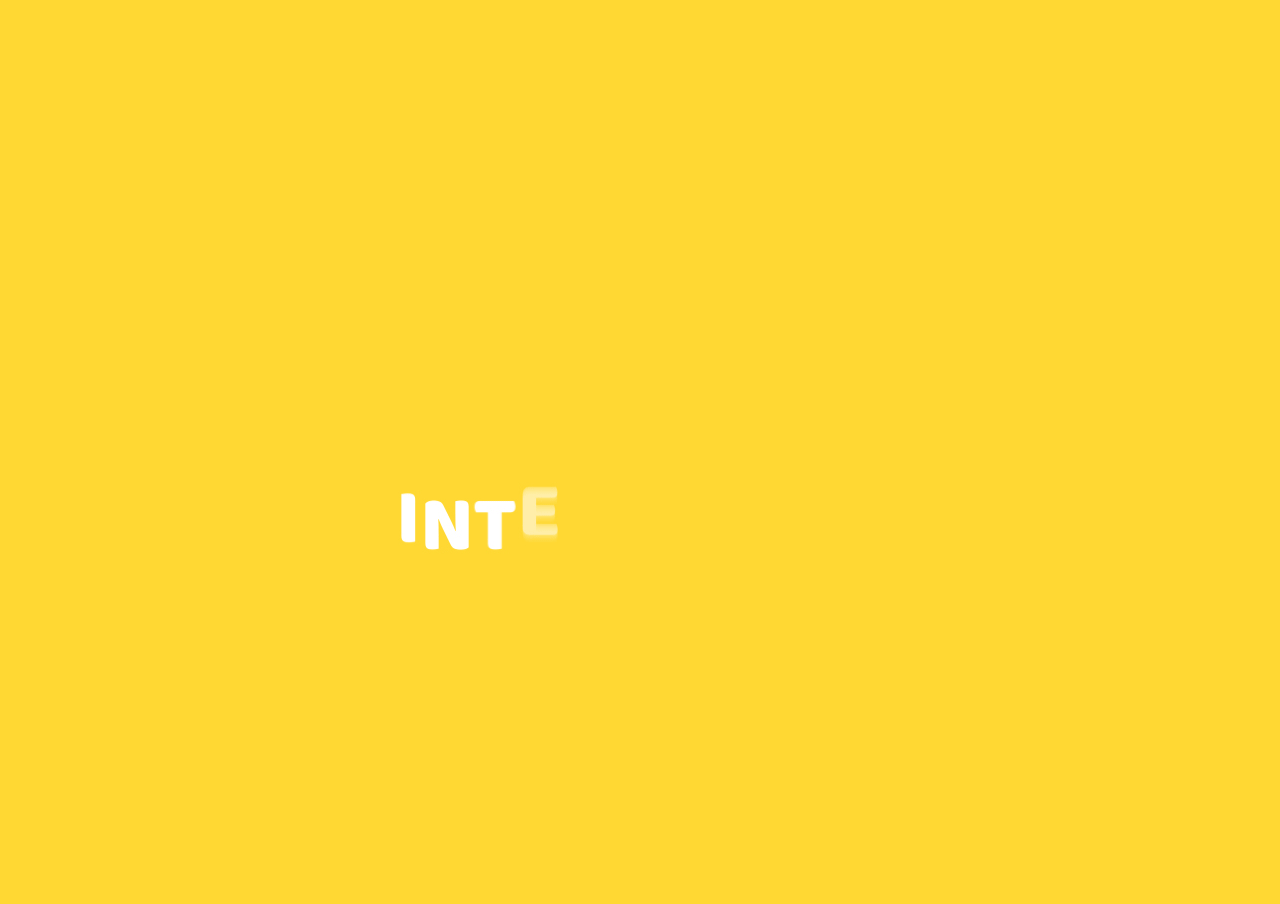
<file: index.html>
<!doctype html>
<html lang="fr">
		<head>	
			<meta charset="utf-8">
		
  			<title>Sauvez Internetus</title>
  			<link rel="stylesheet" type="text/css" href="style/reset.css">
  			<link rel="stylesheet" type="text/css" href="style/style.css">
  			<link rel="icon" type="image/png" href="images/favicon.png" />
		</head>


 		<body style="background-color:#ffd833 ">
	 		<div id="conteneur">

	 			<div id="logo">
	 				<img src="images/logoanime.gif" alt="logo">
	 			</div>


	 			<a href="pageintro/intro1.html" id="iconejouer">
	 				<img src="images/boutonjouer.png" id="bouton">
	 			</a>

	 		</div>

		</body>

</html>
</file>
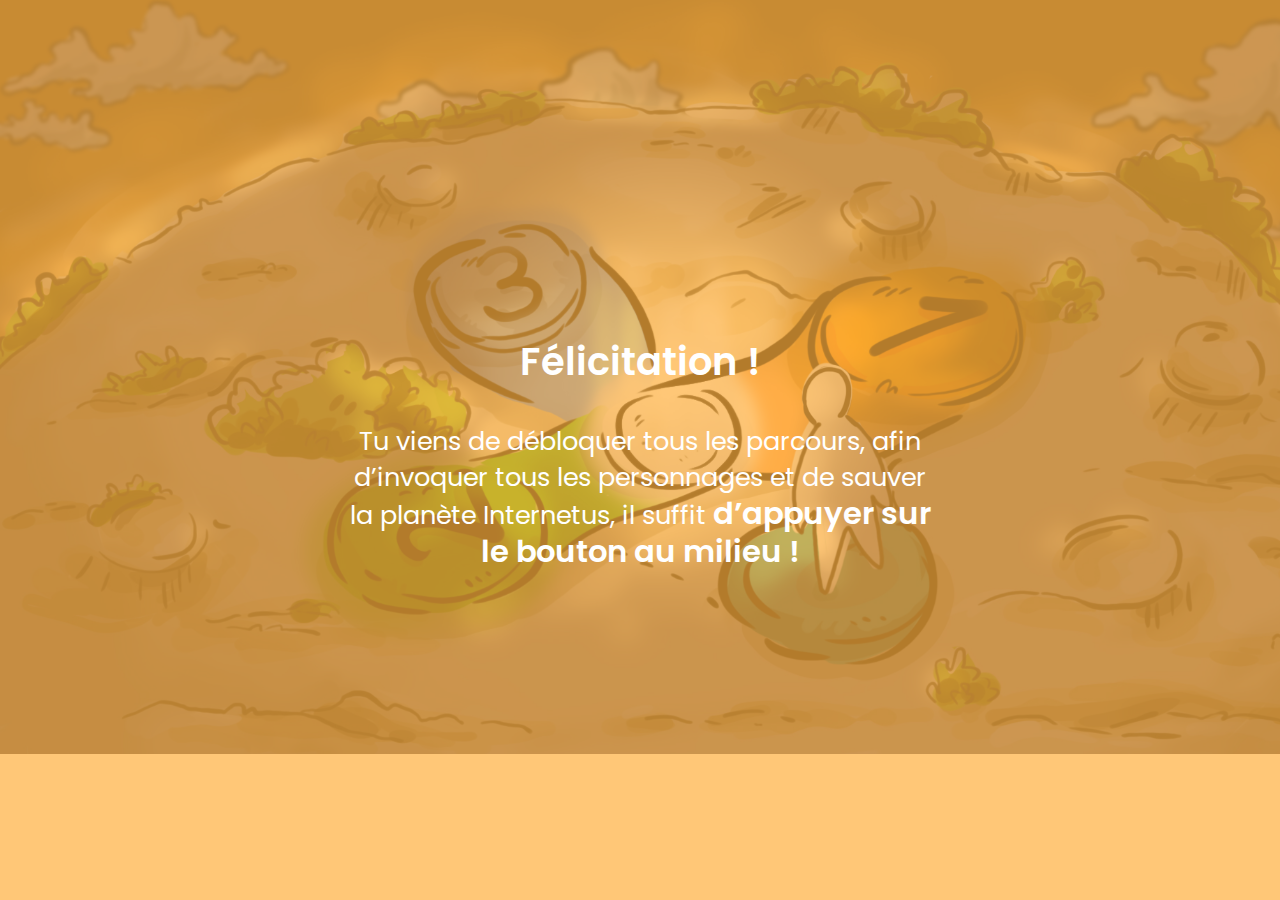
<file: niveaux/debloque.html>
<!doctype html>
<html lang="fr">
		<head>	
			<meta charset="utf-8">
  			<title>Sauvez Internetus</title>
  			<link rel="stylesheet" type="text/css" href="../style/reset.css">
  			<link rel="stylesheet" type="text/css" href="../style/styleintro.css">
  			<link href="https://fonts.googleapis.com/css?family=Montserrat:700" rel="stylesheet">
  			<link href="https://fonts.googleapis.com/css?family=Poppins:400,600" rel="stylesheet">
  			<link rel="icon" type="image/png" href="../images/favicon.png" />
		</head>


		<body id="debloque">

			<div class="carre">
			</div>

			<div class="text">
	 			<h1><b>Félicitation !</b></h1>

		 		<div class="titre">
		 			<br>
		 			<h3>Tu viens de débloquer tous les parcours, afin<br>d’invoquer tous les personnages et de sauver<br> la planète Internetus, il suffit <b>d’appuyer sur<br> le bouton au milieu !</b></h3>
		 		</div>

	 		</div>
			<a href="../planetes/final.html">
				<section id="link4">
				</section>
			</a>

			<div id="flechebas4">
					<img src="../images/flechebas.png">
					<img src="../images/flechebas.png">
				</div>
			
		</body>
</html>
</file>
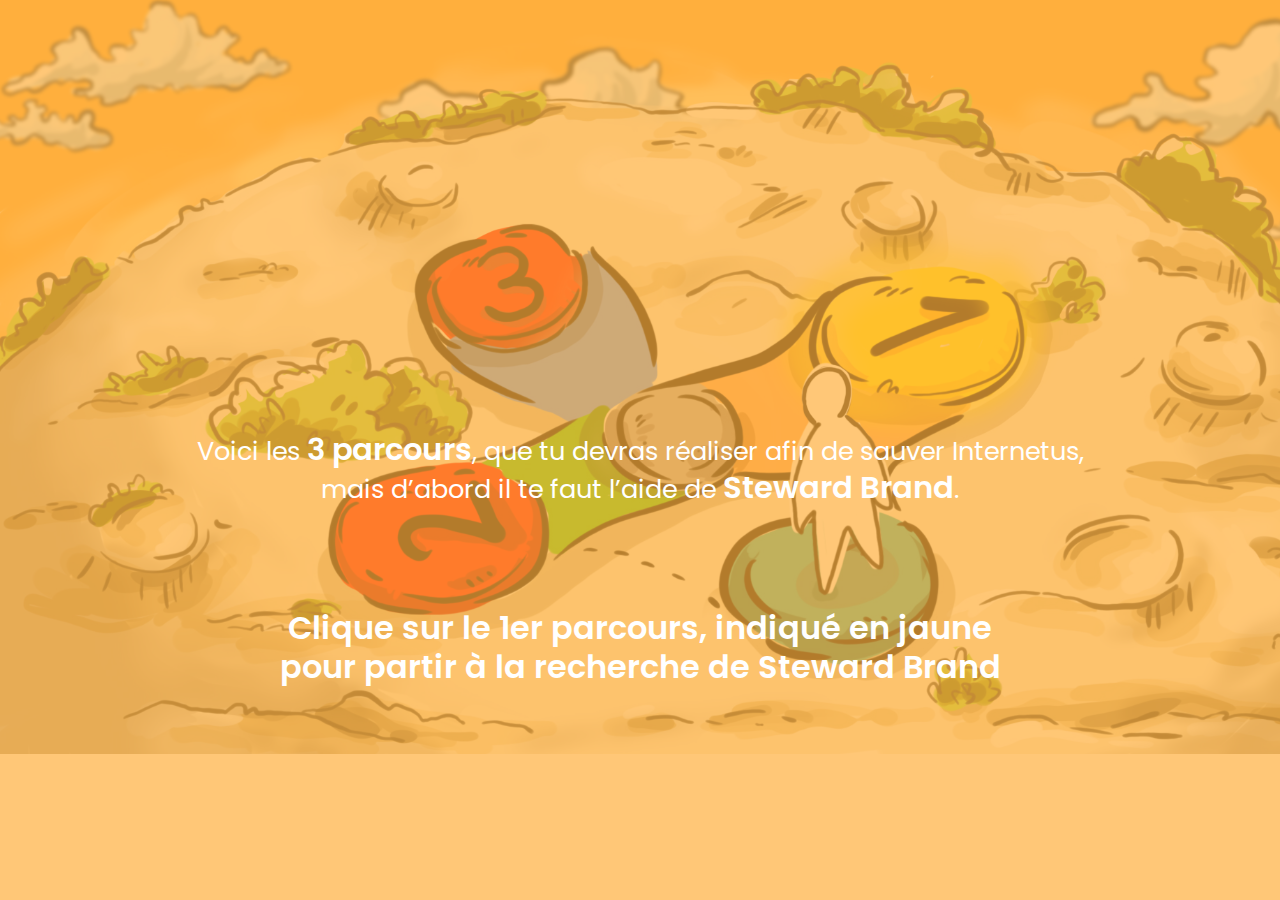
<file: niveaux/niveau1.html>
<!doctype html>
<html lang="fr">
		<head>	
			<meta charset="utf-8">
  			<title>Sauvez Internetus</title>
  			<link rel="stylesheet" type="text/css" href="../style/reset.css">
  			<link rel="stylesheet" type="text/css" href="../style/styleintro.css">
  			<link href="https://fonts.googleapis.com/css?family=Poppins:400,600" rel="stylesheet">
  			<link rel="icon" type="image/png" href="../images/favicon.png" />
		</head>


		<body id="niveau1">

			<div class="carre">
			</div>

			<div class="text">
	 			<h2>Voici les <b>3 parcours</b>, que tu devras réaliser afin de sauver Internetus,<br>mais d’abord il te faut l’aide de <b>Steward Brand</b>.</h2>

		 		<span class="titre">
		 				<h1>Clique sur le 1er parcours, indiqué en jaune<br> pour partir à la recherche de Steward Brand</h1></span>

	 		</div>
			<a href="../scroll/parcours1.html">
				<section id="link">
				</section>
			</a>

				<div id="flechebas">
					<img src="../images/flechebas.png" width="60px">
					<img src="../images/flechebas.png" width="60px">
				</div>

			
		</body>
</html>
</file>
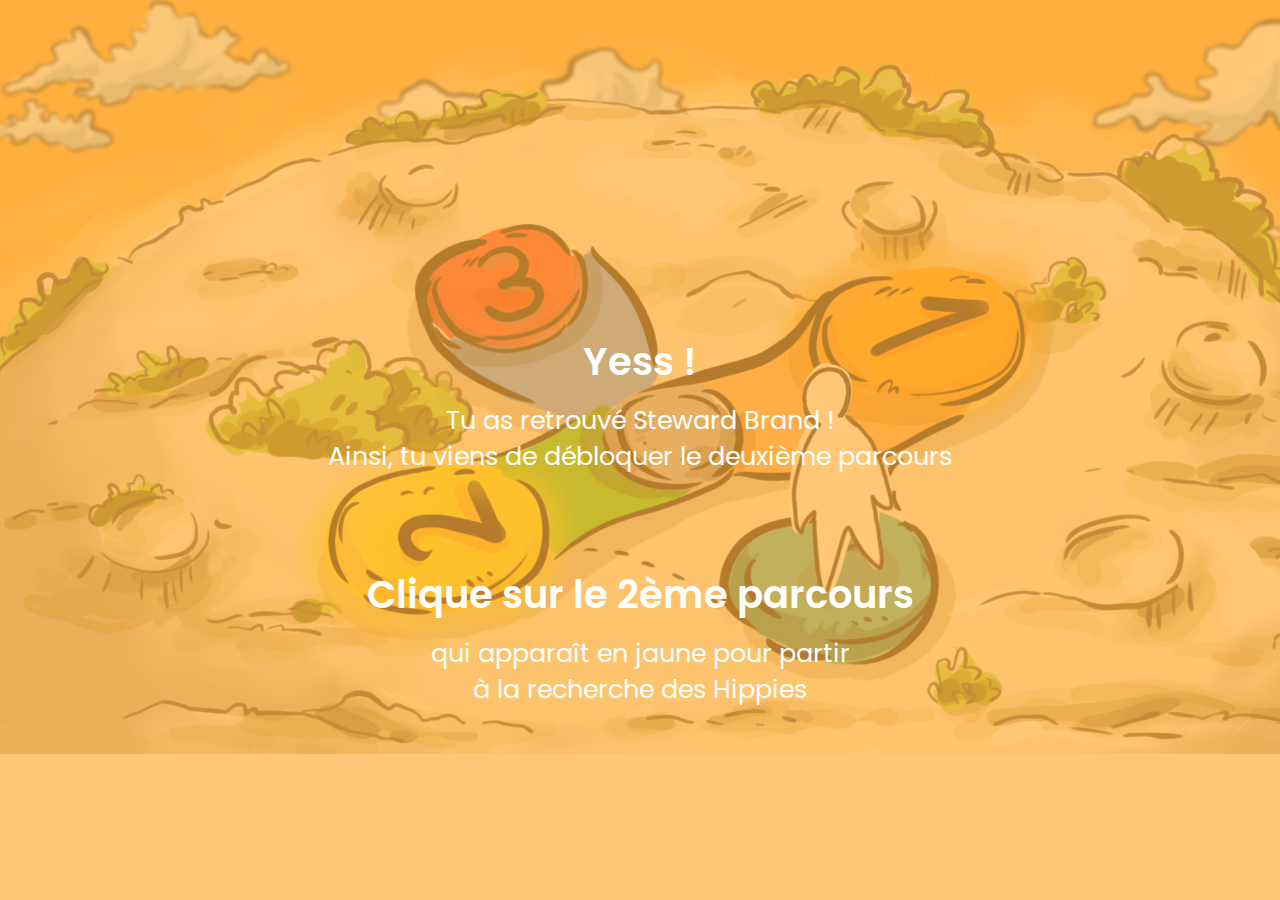
<file: niveaux/niveau2.html>
<!doctype html>
<html lang="fr">
		<head>	
			<meta charset="utf-8">
  			<title>Sauvez Internetus</title>
  			<link rel="stylesheet" type="text/css" href="../style/reset.css">
  			<link rel="stylesheet" type="text/css" href="../style/styleintro.css">
  			<link href="https://fonts.googleapis.com/css?family=Poppins:400,600" rel="stylesheet">
  			<link rel="icon" type="image/png" href="../images/favicon.png" />
		</head>


		<body id="niveau2">

			<div class="carre">
			</div>

			<div class="text">
	 			<h1><b>Yess !</b></h1>
	 			<h3>Tu as retrouvé Steward Brand !<br> Ainsi, tu viens de débloquer le deuxième parcours</h3>

		 		<div class="titre">
		 			<h1><b>Clique sur le 2ème parcours</b></h1>
		 			<h3>qui apparaît en jaune pour partir<br> à la recherche des Hippies</h3>
		 		</div>

	 		</div>
			<a href="../scroll/parcours2.html">
				<section id="link2">
				</section>
			</a>

				<div id="flechebas2">
					<img src="../images/flechebas.png" width="60px">
					<img src="../images/flechebas.png" width="60px">
				</div>

			
		</body>
</html>
</file>
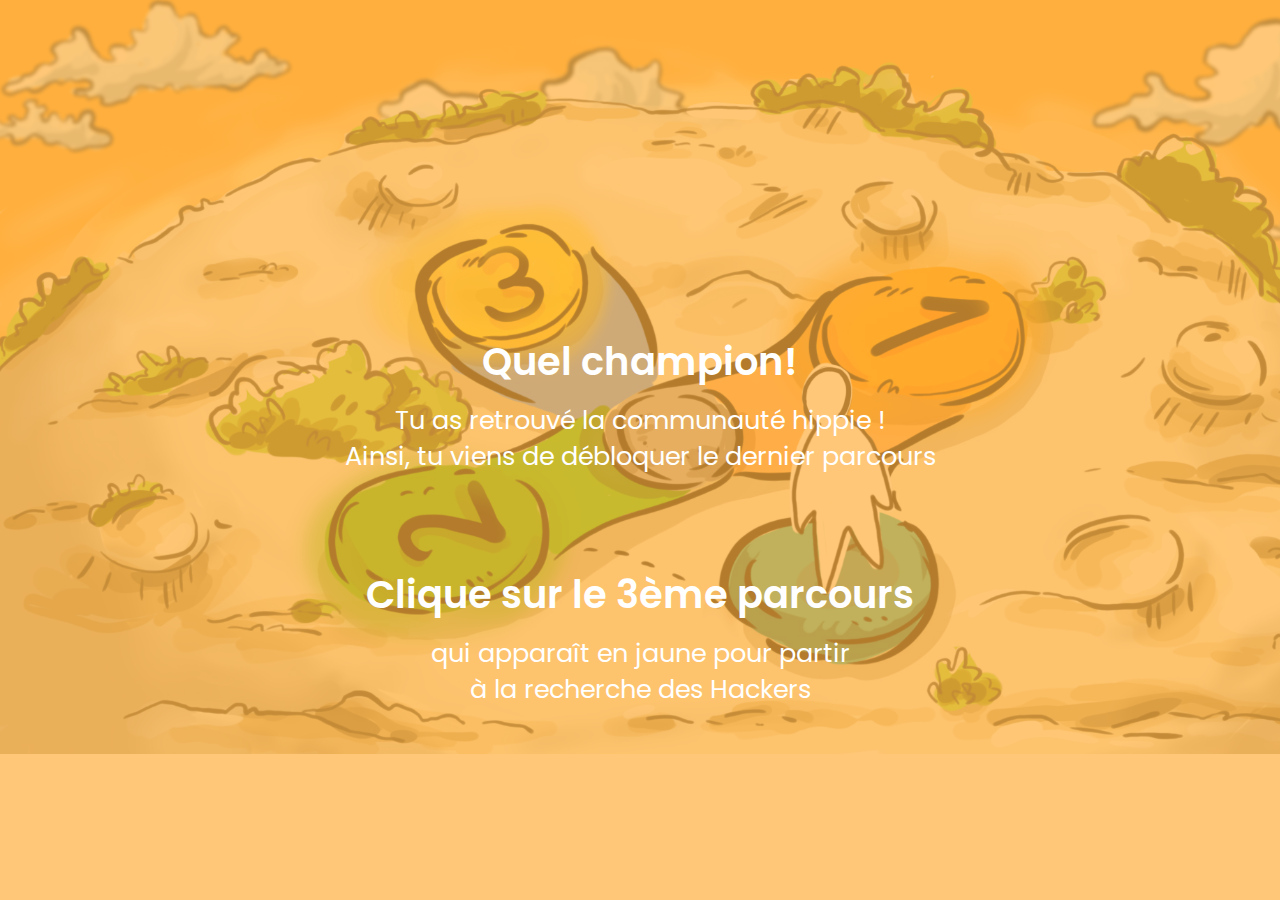
<file: niveaux/niveau3.html>
<!doctype html>
<html lang="fr">
		<head>	
			<meta charset="utf-8">
  			<title>Sauvez Internetus</title>
  			<link rel="stylesheet" type="text/css" href="../style/reset.css">
  			<link rel="stylesheet" type="text/css" href="../style/styleintro.css">
  			<link href="https://fonts.googleapis.com/css?family=Poppins:400,600" rel="stylesheet">
  			<link rel="icon" type="image/png" href="../images/favicon.png" />
		</head>


		<body id="niveau3">

			<div class="carre">
			</div>

			<div class="text">
	 			<h1><b>Quel champion!</b></h1>
	 			<h3>Tu as retrouvé la communauté hippie !<br> Ainsi, tu viens de débloquer le dernier parcours</h3>

		 		<div class="titre">
		 			<h1><b>Clique sur le 3ème parcours</b></h1>
		 			<h3>qui apparaît en jaune pour partir<br> à la recherche des Hackers</h3>
		 		</div>

	 		</div>
			<a href="../scroll/parcours3.html">
				<section id="link3">
				</section>
			</a>

				<div id="flechebas3">
					<img src="../images/flechebas.png" width="60px">
					<img src="../images/flechebas.png" width="60px">
				</div>

			
		</body>
</html>
</file>
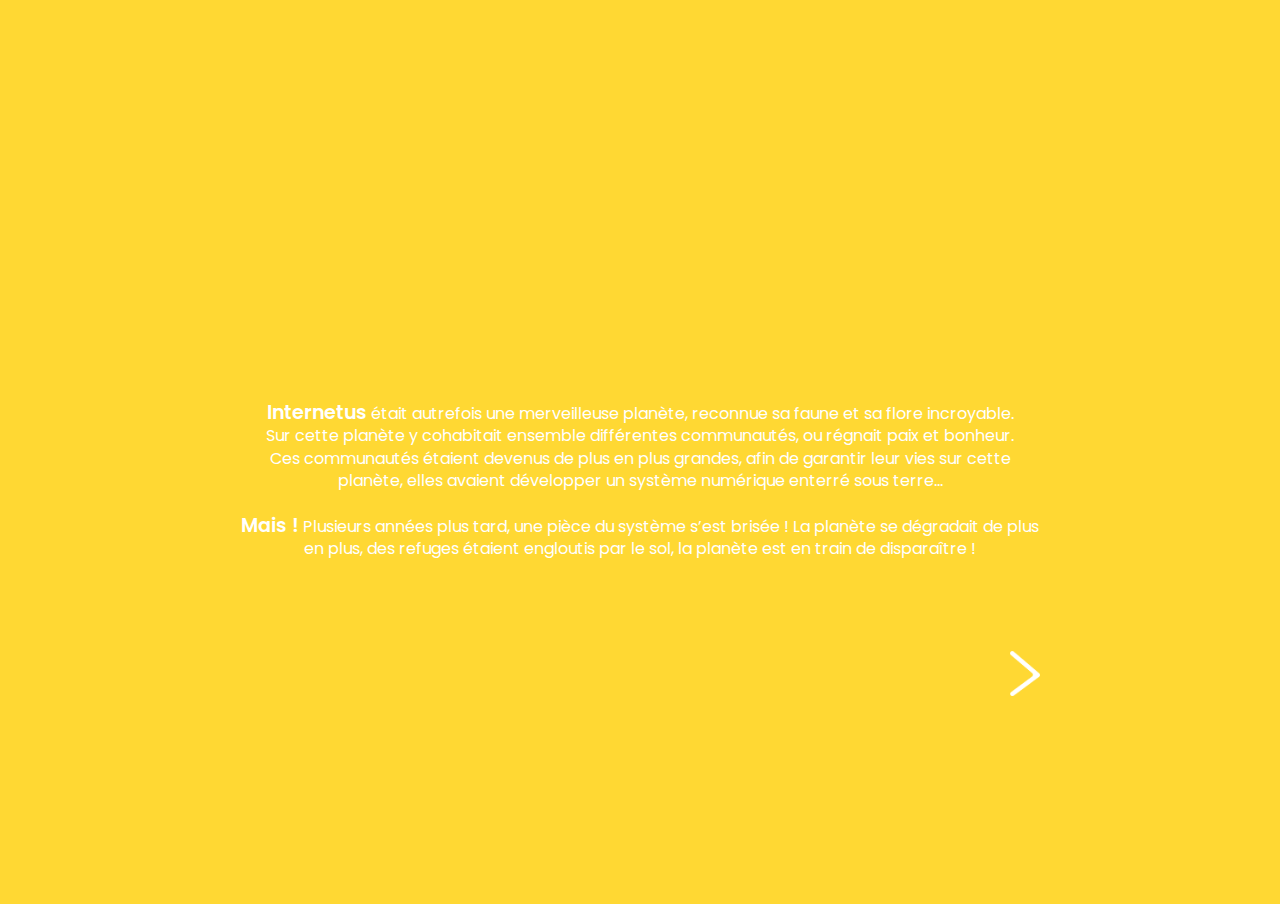
<file: pageintro/intro1.html>
<!doctype html>
<html lang="fr">
		<head>	
			<meta charset="utf-8">
		
  			<title>Sauvez Internetus</title>
  			<link rel="stylesheet" type="text/css" href="../style/reset.css">
  			<link rel="stylesheet" type="text/css" href="../style/style.css">
  			<link href="https://fonts.googleapis.com/css?family=Poppins:400,600" rel="stylesheet">
  			<link rel="icon" type="image/png" href="../images/favicon.png" />
  			
		</head>

 		<body id="pageintro">
	 		<div id="conteneur">
	 			<p><b>Internetus</b> était autrefois une merveilleuse planète, reconnue sa faune et sa flore incroyable.<br> Sur cette planète y cohabitait ensemble différentes communautés, ou régnait paix et bonheur.<br>Ces communautés étaient devenus de plus en plus grandes, afin de garantir leur vies sur cette planète, elles avaient développer un système numérique enterré sous terre…<br><br>
				<b>Mais !</b> Plusieurs années plus tard, une pièce du système s’est brisée ! La planète se dégradait de plus en plus, des refuges étaient engloutis par le sol, la planète est en train de disparaître !
	 			</p>

	 			<a href="intro2.html" id="suivant">
	 				<img src="../images/flechecote.png">
	 			</a>
	 		</div>

		</body>

</html>
</file>
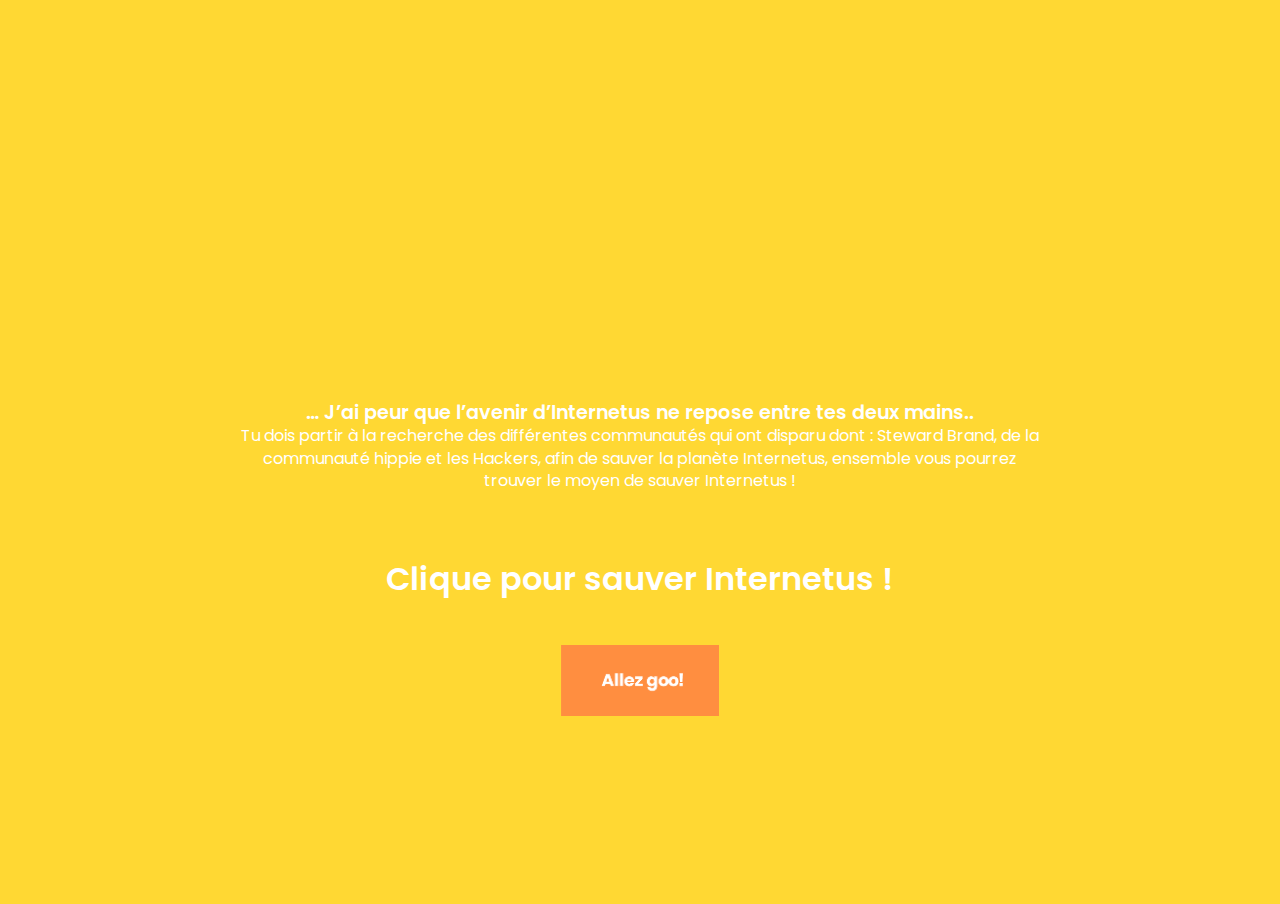
<file: pageintro/intro2.html>
<!doctype html>
<html lang="fr">
		<head>	
			<meta charset="utf-8">
		
  			<title>Sauvez Internetus</title>
  			<link rel="stylesheet" type="text/css" href="../style/reset.css">
  			<link rel="stylesheet" type="text/css" href="../style/style.css">
  			<link href="https://fonts.googleapis.com/css?family=Poppins:400,600" rel="stylesheet">
  			<link rel="icon" type="image/png" href="../images/favicon.png" />
		</head>

 		<body id="pageintro">
	 		<div id="conteneur">
	 			<p><b>… J’ai peur que l’avenir d’Internetus ne repose entre tes deux mains..</b><br>Tu dois partir à la recherche des différentes communautés qui ont disparu dont : Steward Brand, de la communauté hippie et les Hackers, afin de sauver la planète Internetus, ensemble vous pourrez trouver le moyen de sauver Internetus !</p>
	 			<h4>Clique pour sauver Internetus !</h4>

	 			<a href="../planetes/planete1.html" id="boutongo">
	 				<img src="../images/allezgo.png" id="allezgo" alt="bouton go">
	 			</a>
	 		</div>

		</body>

</html>
</file>
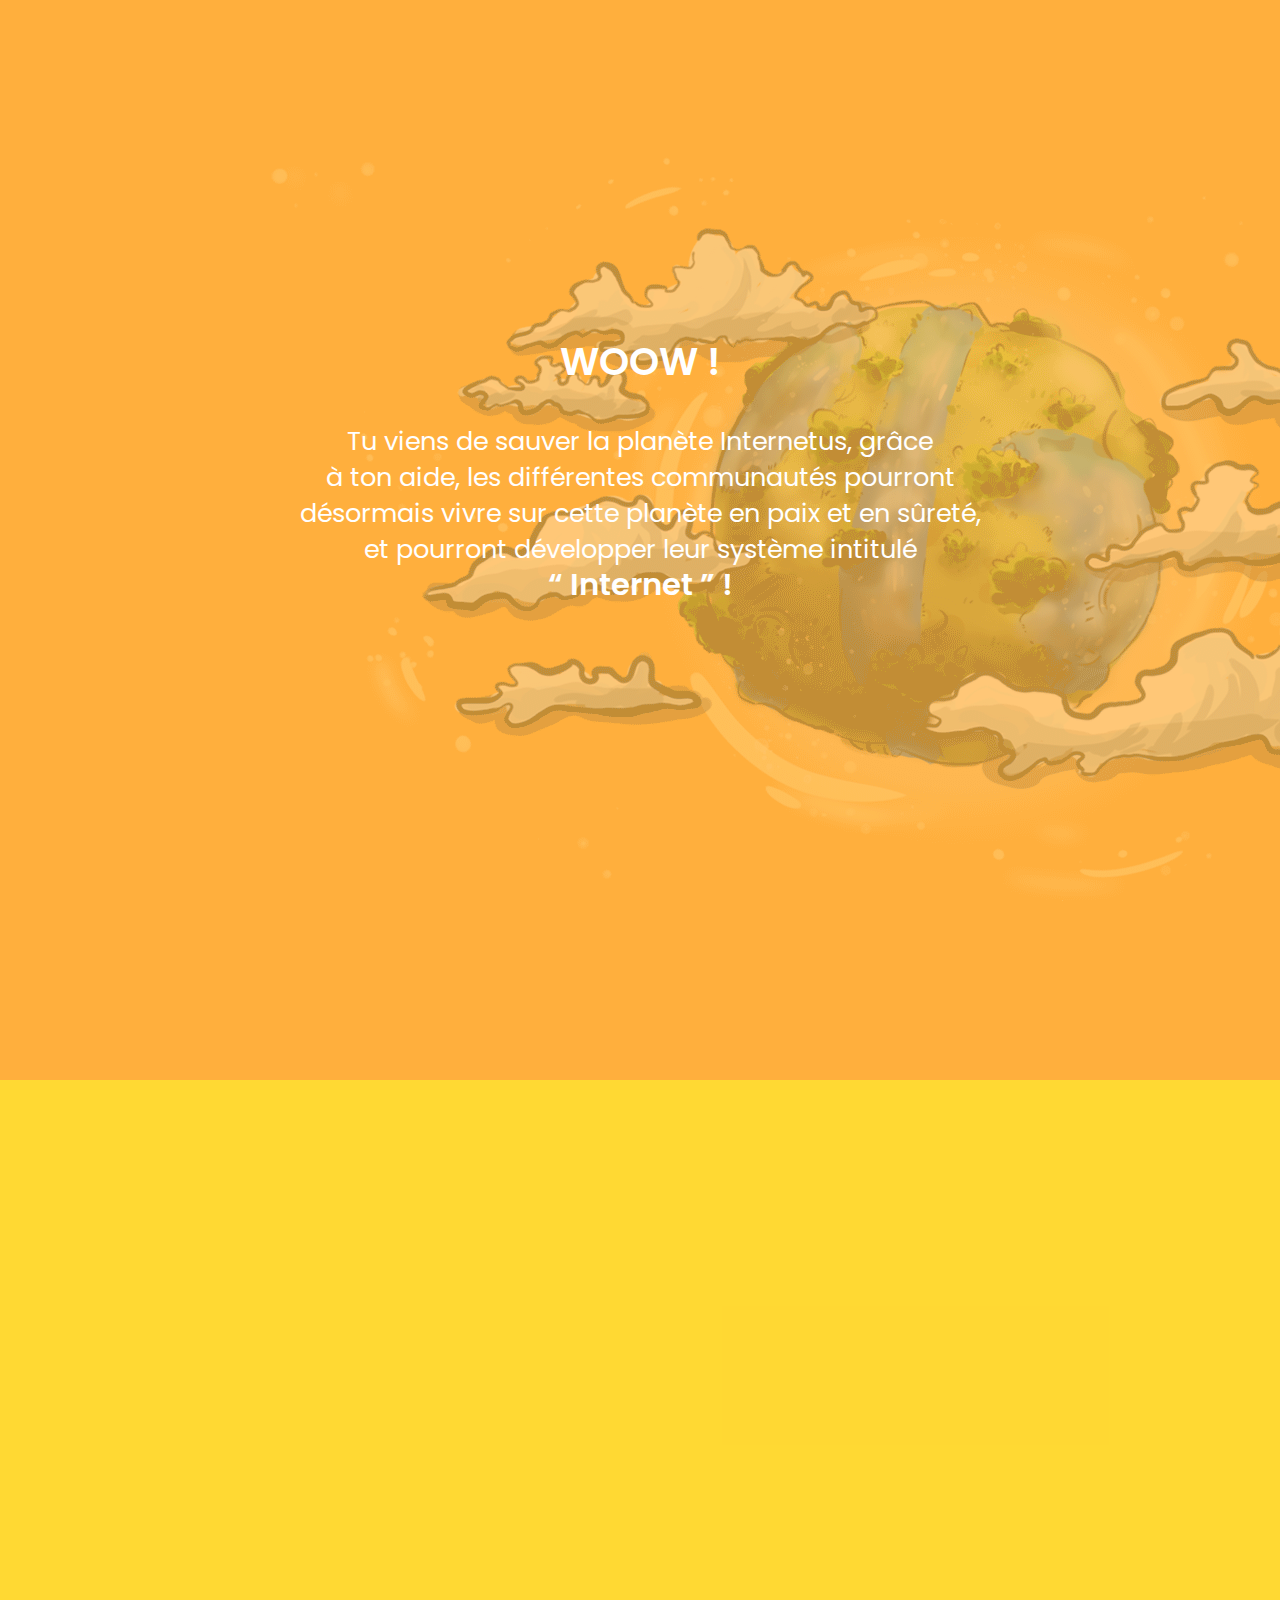
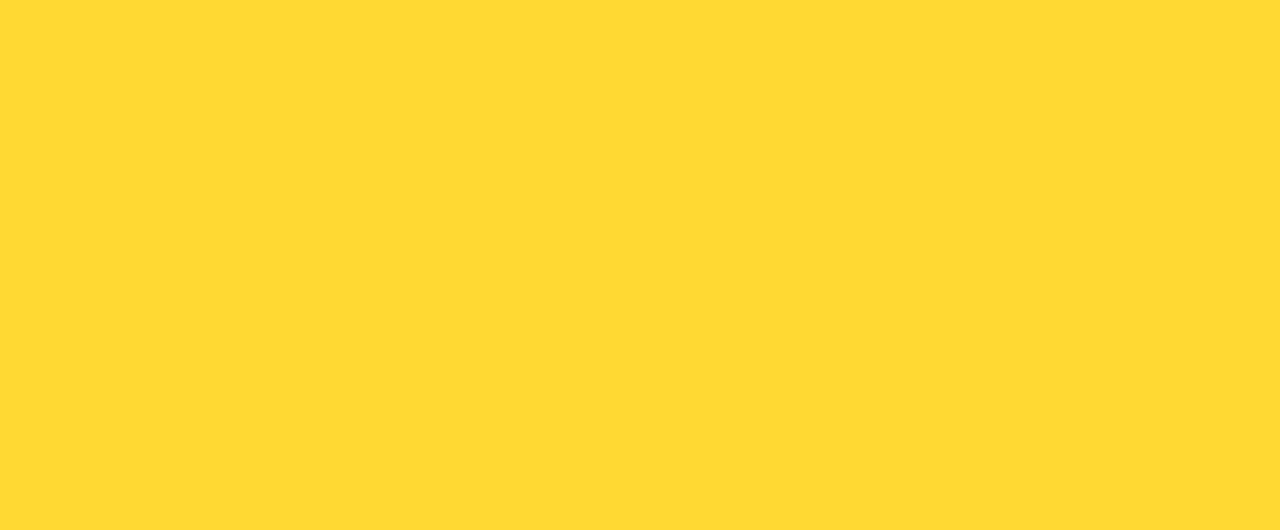
<file: planetes/final.html>
<!doctype html>
<html lang="fr">
		<head>	
			<meta charset="utf-8">
  			<title>Sauvez Internetus</title>
  			<link rel="stylesheet" type="text/css" href="../style/reset.css">
  			<link rel="stylesheet" type="text/css" href="../style/styleintro.css">
  			<link href="https://fonts.googleapis.com/css?family=Poppins:400,600" rel="stylesheet">
  			<link rel="icon" type="image/png" href="../images/favicon.png" />

  			<script src="https://ajax.googleapis.com/ajax/libs/jquery/1.10.2/jquery.min.js"></script>
			<script>
				$(document).ready(function() {
					$('.js-scrollTo').on('click', function() { // Au clic sur un élément
						var page = $(this).attr('href'); // Page cible
						var speed = 750; // Durée de l'animation (en ms)
						$('html, body').animate( { scrollTop: $(page).offset().top }, speed ); // Go
						return false;
					});
				});
			</script>
		</head>


		<body id="finish">

			<!-- Flèches-->
				<a class="js-scrollTo" href="#conteneur">
				  <div id= "scrolldown">
				  	<img src="../images/arrow.png" width="50px">
				  </div>
				</a>

			<div class="carre">
			</div>

			<div class="text">
	 			<h1 class="fin"><b>WOOW !</b></h1>

		 		<div class="titre">
		 			<br>
		 			<h3 class="fin">Tu viens de sauver la planète Internetus, grâce <br>à ton aide, les différentes communautés pourront<br> désormais vivre sur cette planète en paix et en sûreté,<br> et pourront développer leur système intitulé<br><b> “ Internet ” !</b></h3>
		 		</div>
	 		</div>

	 			<!--PAGE DU DESSOUS POUR REJOUER-->

				<div id="fondrejouer"></div>
				
			<div id="conteneur">
				<div id="iconrejouer">
					<a href="../index.html" class="parcours" title="Retour page Accueil">
		 				<img src="../images/rejoueranime.gif">
		 			</a>
		 		</div>


		 		<div id="liensparcours">
		 			<a href="../scroll/parcours1.html" class="parcours" title="Rejouer parcours 1">
		 				<img src="../images/bulle1_rejouer.png" width="200px" alt="Lien retour vers le parcours 1"></a>
		 			
		 			<a href="../scroll/parcours2.html" class="parcours" title="Rejouer parcours 2">
		 			<img src="../images/bulle2_rejouer.png" width="200px" alt="Lien retour vers le parcours 2"></a>

		 			<a href="../scroll/parcours3.html" class="parcours" title="Rejouer parcours 3">
		 			<img src="../images/bulle3_rejouer.png" width="200px" alt="Lien retour vers le parcours 3"></a>
				</div>

			</div>

			<div id="conteneurinfos">
				<a href="https://www.instagram.com/jaisixmots/" class="parcours" alt="lien insta" target="=_blank">
					<p class="infos">@jaisixmots</p>
				</a>
				<p class="infos2">Jessy Moreira - 2019</p>
				<img src="../images/logoinsta.png" width="20px" alt="Réseau Instagram" class="logoinsta"><!--Icon made by Pixel Perfect from https://www.flaticon.com/free-icon/instagram_733614--->
			</div>
			
		</body>


</html>
</file>
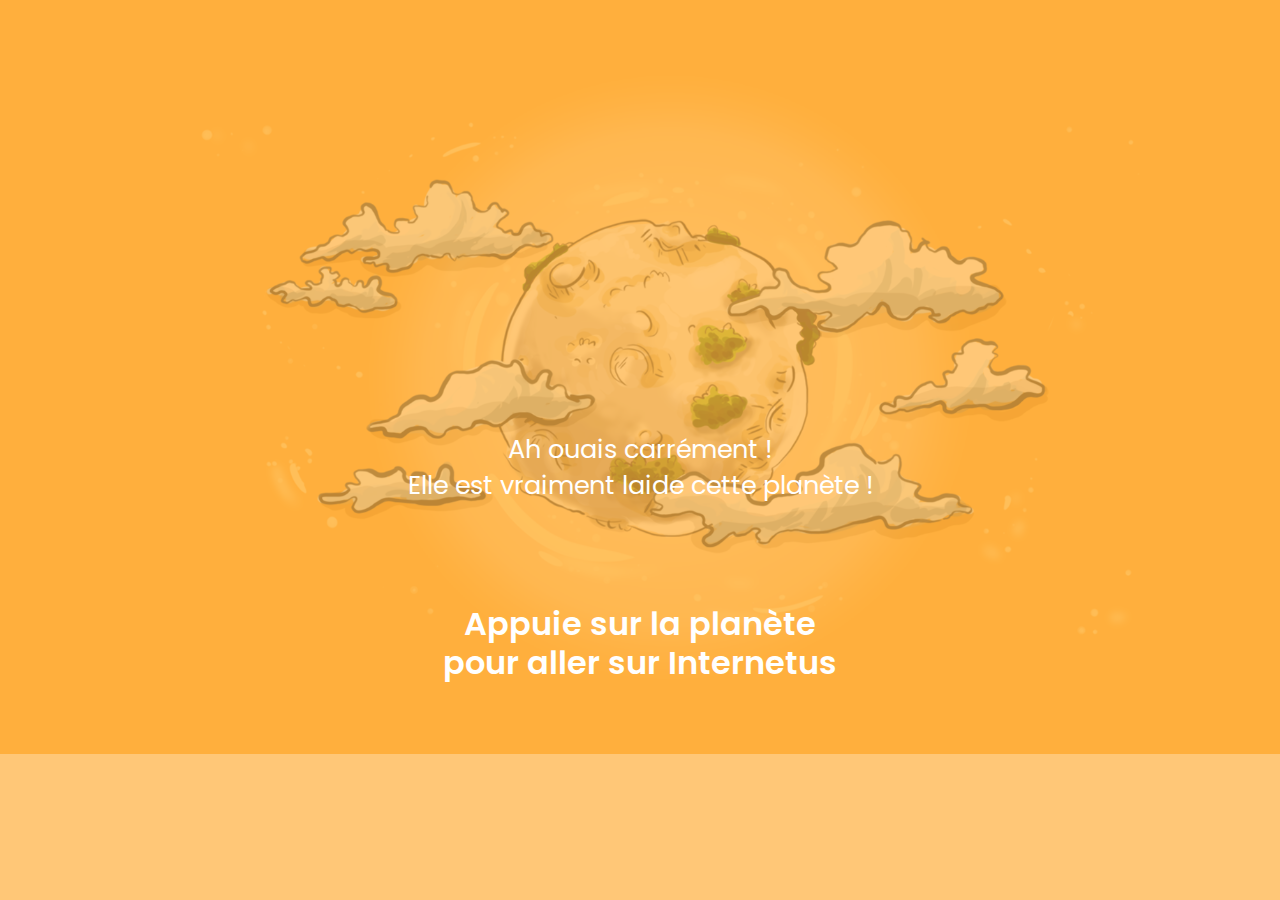
<file: planetes/planete1.html>
<!doctype html>
<html lang="fr">
		<head>	
			<meta charset="utf-8">
		
  			<title>Sauvez Internetus</title>
  			<link rel="stylesheet" type="text/css" href="../style/reset.css">
  			<link rel="stylesheet" type="text/css" href="../style/styleintro.css">
  			<link href="https://fonts.googleapis.com/css?family=Poppins:400,600" rel="stylesheet">
  			<link rel="icon" type="image/png" href="../images/favicon.png" />
		</head>

 		<body id="planetevieille">

 			<div class="carre">

 			</div>

			<a href="../niveaux/niveau1.html">
		 		<div class="text">
		 		
		 			<h2>Ah ouais carrément !<br>Elle est vraiment laide cette planète !</h2>

					
		 				<span class="titre">
		 				<h1>Appuie sur la planète <br>pour aller sur Internetus</h1></span>
		 			
		 		</div>
			</a>
			
		</body>

</html>
</file>
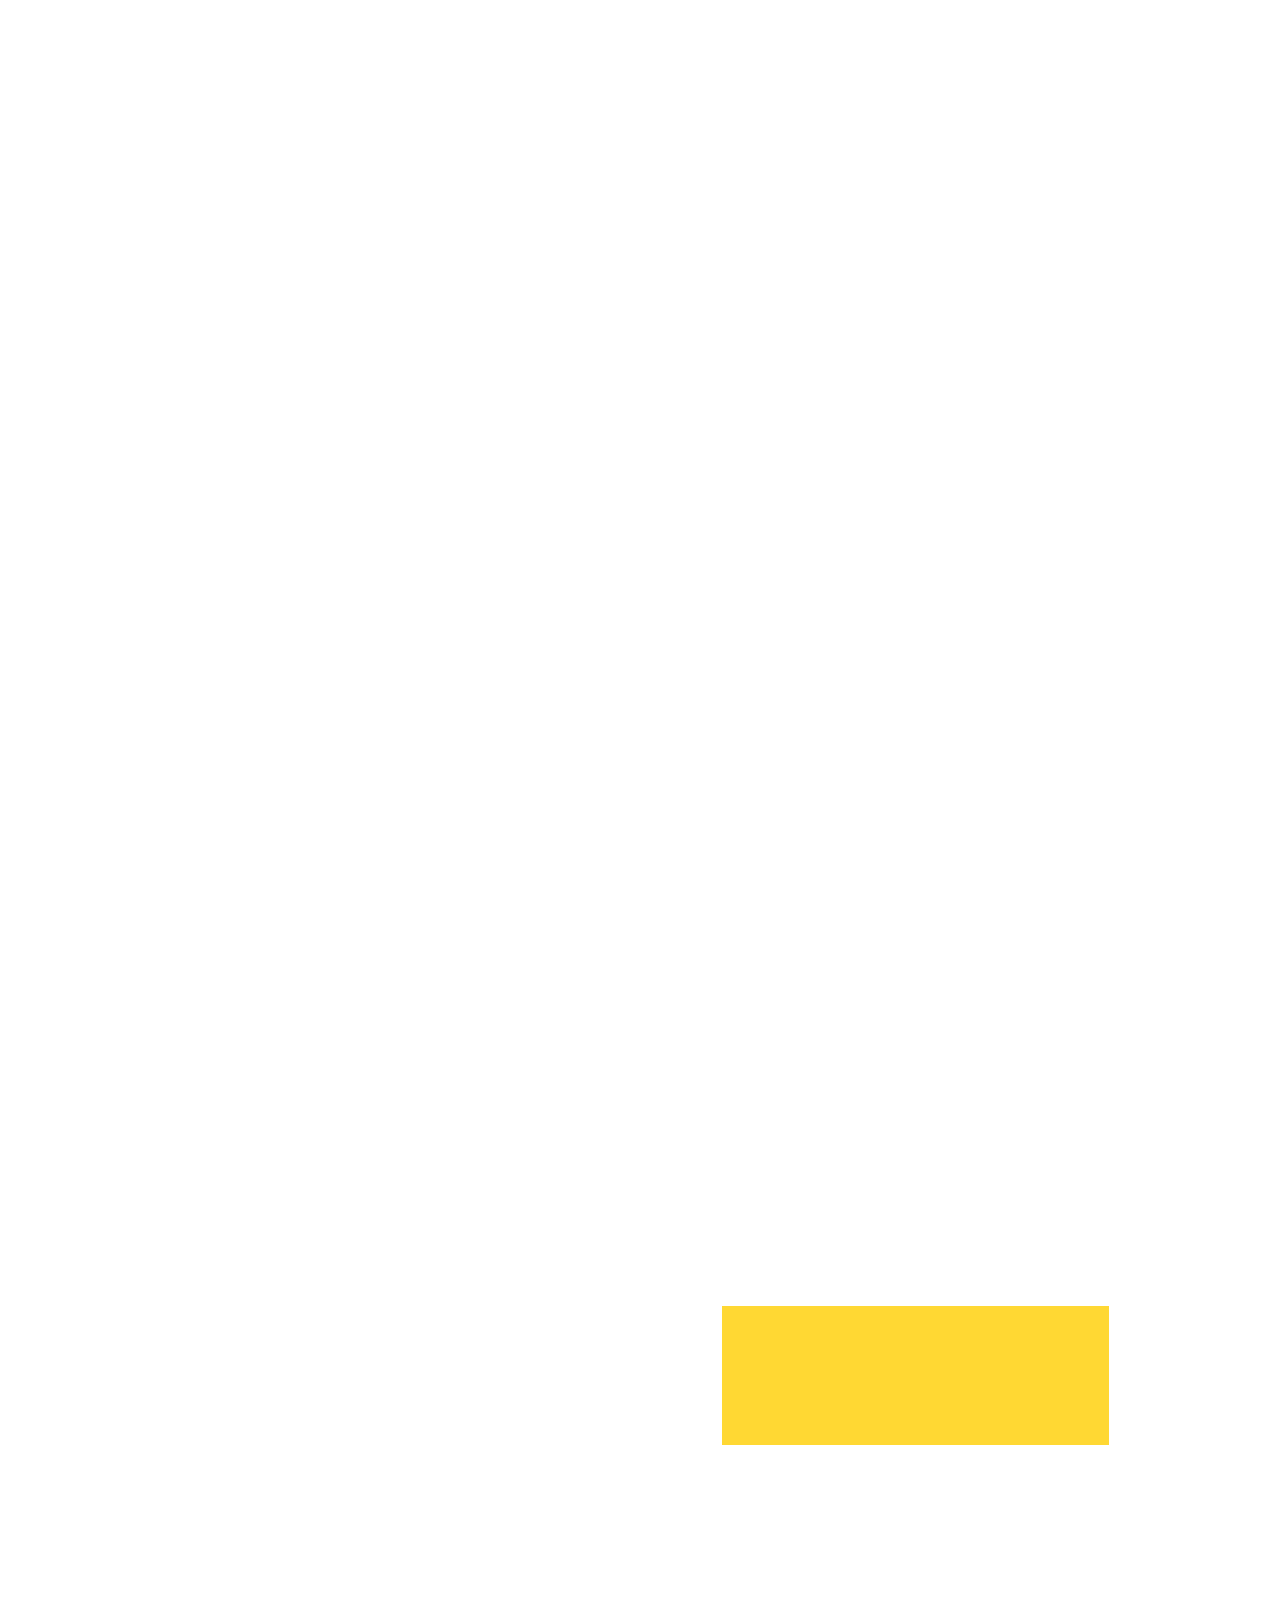
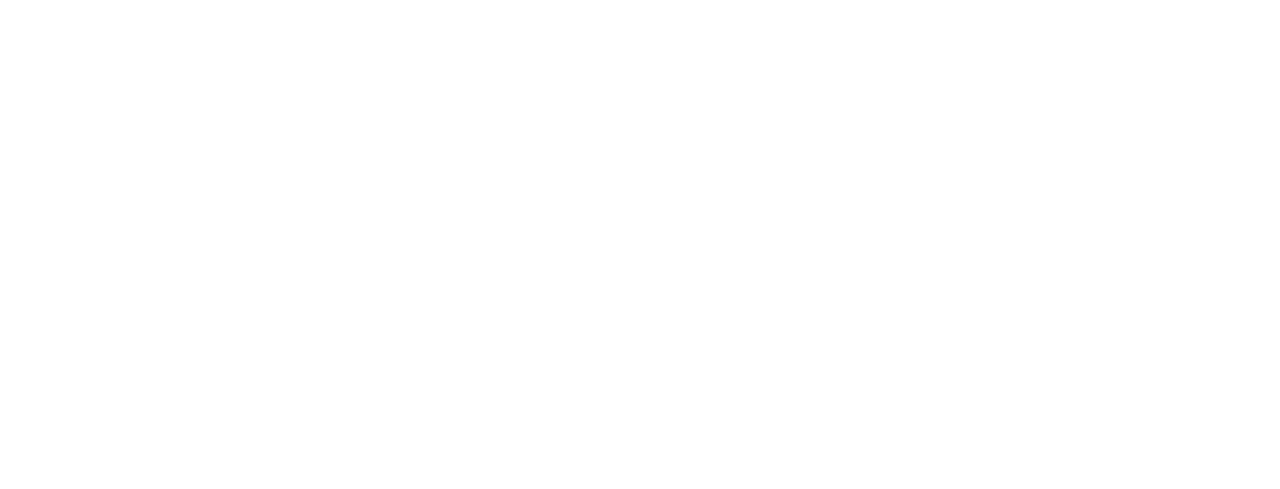
<file: planetes/rejouer.html>
<!doctype html>
<html lang="fr">
		<head>	
			<meta charset="utf-8">
			<title>Sauvez Internetus</title>
			<link rel="stylesheet" type="text/css" href="../style/reset.css">
  			<link rel="stylesheet" type="text/css" href="../style/styleintro.css">
			<link href="https://fonts.googleapis.com/css?family=Poppins:400,600" rel="stylesheet">
			<link rel="icon" type="image/png" href="../images/favicon.png" />
		</head>

		<body id="finish2">

			<div id="conteneur">
				<div id="iconrejouer">
					<a href="../index.html" class="parcours" title="Retour page Accueil">
		 				<img src="../images/rejoueranime.gif">
		 			</a>
		 		</div>


		 		<div id="liensparcours">
		 			<a href="../scroll/parcours1.html" class="parcours" title="Rejouer parcours 1">
		 				<img src="../images/bulle1_rejouer.png" width="200px" alt="Lien retour vers le parcours 1"></a>
		 			
		 			<a href="../scroll/parcours2.html" class="parcours" title="Rejouer parcours 2">
		 			<img src="../images/bulle2_rejouer.png" width="200px" alt="Lien retour vers le parcours 2"></a>

		 			<a href="../scroll/parcours3.html" class="parcours" title="Rejouer parcours 3">
		 			<img src="../images/bulle3_rejouer.png" width="200px" alt="Lien retour vers le parcours 3"></a>
				</div>

			</div>

			<div id="conteneurinfos">
				<a href="https://www.instagram.com/jaisixmots/" class="parcours" alt="lien insta" target="=_blank">
					<p class="infos">@jaisixmots</p>
				</a>
				<p class="infos2">Jessy Moreira - 2019</p>
				<img src="../images/logoinsta.png" width="20px" alt="Réseau Instagram" class="logoinsta"><!--Icon made by Pixel Perfect from https://www.flaticon.com/free-icon/instagram_733614--->
			</div>
			
		</body>

</html>
</file>
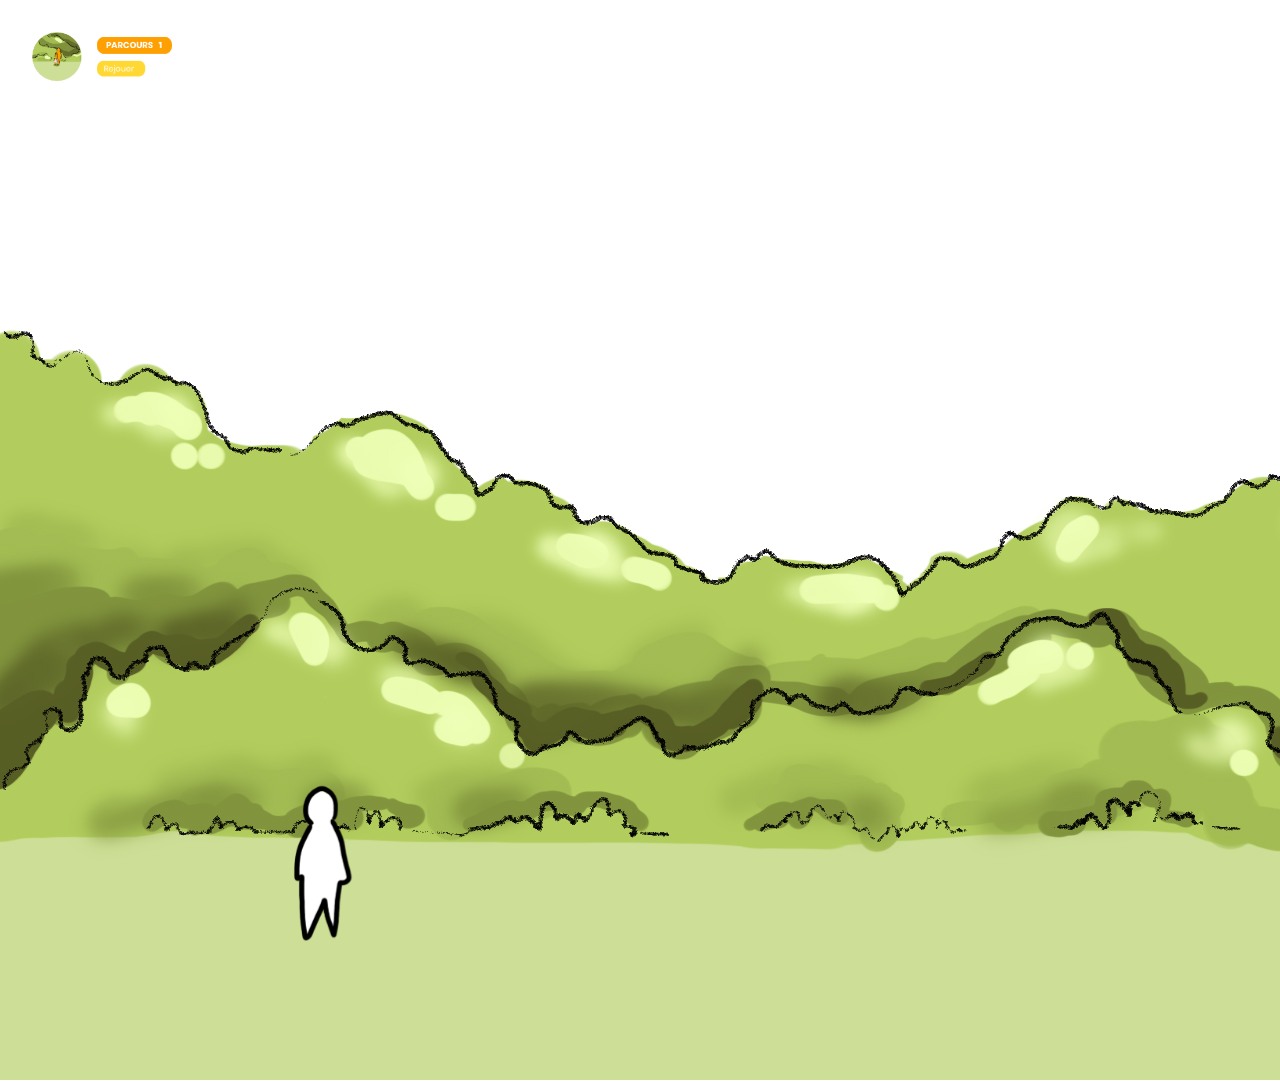
<file: scroll/parcours1.html>
<!doctype html>
<html lang="fr">

		<head>	
			<meta charset="utf-8">
			<link rel="stylesheet" type="text/css" href="../style/reset.css">
			<link rel="stylesheet" type="text/css" href="../style/styleparcours.css">
			<link href="https://fonts.googleapis.com/css?family=Poppins:400,600" rel="stylesheet">
			<link rel="icon" type="image/png" href="../images/favicon.png" />

			<title>Sauvez Internetus</title>

		</head>
					
		<body>

			<img src="../images/personnage.png" id="utilisateur" alt="ton petit personnage">

			<div id="parcours1">
				<img src="../images/parcours1.jpg">
			</div>

			<div id="bulleparcours">
				<a href="../niveaux/niveau1.html">
				<img src="../images/bullenavig.png">
				</a>
			</div>

				<!------LIENS CLIQUABLES DIV APPARAISSANT------>
				<a onclick="document.getElementById('dialogue1').style.display='block';">
					<div class="click"></div>
				</a>

				<a onclick="document.getElementById('dialogue2').style.display='block';">
					<div class="click2"></div>
				</a>
				
				<a onclick="document.getElementById('dialogue3').style.display='block';">
					<div class="click3"></div>
				</a>

				<a onclick="document.getElementById('dialogue4').style.display='block';">
					<div class="click4"></div>
				</a>

				<a onclick="document.getElementById('dialogue5').style.display='block';">
					<div class="click5"></div>
				</a>

				<a onclick="document.getElementById('dialogue6').style.display='block';">
					<div class="click6"></div>
				</a>

				<a onclick="document.getElementById('dialogue7').style.display='block';">
					<div class="clicksb"></div>
				</a>


				<!------EXPLICATIF------>
				<p class="expli">Tu rencontreras plusieurs personnages sur ton chemin, en cliquant dessus, <br>ils essayeront plus ou moins de t'aider à terminer ta quête ...<br>Pour avancer, il te suffit de <span class="gras">scroll avec ta flèche de droite</span></p>

				<!------MONOLOGUE------>
				<p class="mono">Il y a beaucoup de nature ici c’est bizarre... !<br>Attends je dois aller à la recherche de Steward Brand,<br> mais je ne sais même pas qui il est.. Bon avançons…</p>


				<!------DIALOGUES------>
				<div id="dialogue1">
					<p class="perso2">Excusez-moi, je dois retrouver Steward Brand, vous savez qui il est,<br> et où il se trouve par-hasard ?</p>
			
					<p class="jardiniers">On a entendu pas mal de personnes parler de ce fameux Steward Brand,<br> mais nous ne savons pas qui il est...<br>Allez-voir le monsieur au chapeau il vous répondra !</p>

				</div>


				<!------PROCHAINS DIALOGUES------>
				<div id="dialogue2">

					<p class="perso3">Vous savez qui est Steward Brand ?<br></p>

					<p class="hommechapeau">Oh que oui, Steward Brand était un<br>très vieux ami, nous travaillions<br> ensemble il y a maintenant<br> longtemps. Nous aimions l’écologie,<br> mais un jour il a décidé de partir<br> étudier l’informatique et tout<br> le tralala..  quel homme bizarre !</p>

					<p class="perso3-2">Vous savez où se trouve-il ?</p>	

					<p class="hommechapeau2">Cela doit faire plusieurs années, que<br> je ne l’ai pas revu, mais il doit sans<br> doute être dans son office, là il fait<br> de l’informatique quel horreur…</p>

				</div>


				<!------MONOLOGUE------>
					<p class="perso4">Je ne sais pas pourquoi, mais ce Steward Brand ne semble pas être apprécié par tous..</p>


				<!------PROCHAINS DIALOGUES------>
				<div id="dialogue3">
					<p class="perso4-2"> Oh ! Je pense que c’est ici,<br> qu’il doit faire son.. “informatique”</p>

					<p class="vigiles">Désolé, vous ne pouvez pas entrer !</p>

					<p class="perso4-3">Mais je cherche Steward Brand !</p>

					<p class="vigiles2">Il n’est pas ici, allez vous-en !</p>

					<p class="perso4-4">Ok.</p>
				</div>


				<!------PROCHAINS DIALOGUES------>
				<div id="dialogue4">
					<p class="hommecharette">Nous avons entendu parler, vous cherchez<br> bien Steward Brand c’est ça ?</p>

					<p class="perso5">Vous savez qui il est !</p>

					<p class="hommecharette2"> Hmm.. pas vraiment, nous savons juste que<br> grâce à lui nous avons pu développer notre<br> commerce de pêches. D’ailleurs vous en<br> voulez-une, elles sont délicieuses ?</p>

					<p class="perso5-2">Non merci...<br>Je veux juste retrouver Steward Brand</p>

					<p class="hommecharette3">Allez voir-le marchand, qui est plus loin<br> là-bas il vous indiquera le chemin</p>
				</div>


				<!------PROCHAINS DIALOGUES------>
				<div id="dialogue5">
					<p class="wec">Bonjour, nous sommes le WEC signé Steward Brand,<br> nous vendons des vêtements, des livres, objets<br> de tous types, des pêches, que voulez-vous ?</p>

					<p class="perso6">Justement le vendeur de pêche m’a dit de vous<br> demander de m’indiquer où se trouve Steward Brand</p>

					<p class="wec2">Ah ce bon vieux SB ! Il doit sans doute se trouver<br> vers le marchand d’outils, il y traîne souvent là-bas !<br> Tenez une pêche !</p>
				</div>


				<!------PROCHAINS DIALOGUES------>
				<div id="dialogue6">
					<p class="perso7">Bonjour, je cherche Steward Brand !</p>

					<p class="outil">Aaah ! il vient juste de partir rattrapez-le</p>
				</div>


			<!------PROCHAINS DIALOGUES------>
				<div id="dialogue7">
					<p class="perso8">Steward Brand !</p>

					<p class="SB">Vous êtes ?</p>

					<p class="perso8-2">Enfin vous êtes là, je vous cherche, afin d’aider la <br>planète Internetus, elle est en train de disparaître,<br>  à cause du système que vous aviez créer avec les<br> autres communautés, il est cassé !<br> Il nous faut votre aide !</p>

					<p class="SB2">Roh.. Okey! mais j’ai quoi en échange ?</p>

					<p class="perso8-3">Hmm.. Tenez une pêche </p>

						<!------LIEN VERS PAGE SUIVANTE------>
						<a href="../niveaux/niveau2.html">
							<div class="fleche">
								<div class="encircle bounce animated">
				  				<div class="arrow">
							</div>
						</a>
				</div>	

		</body>

</html>
</file>
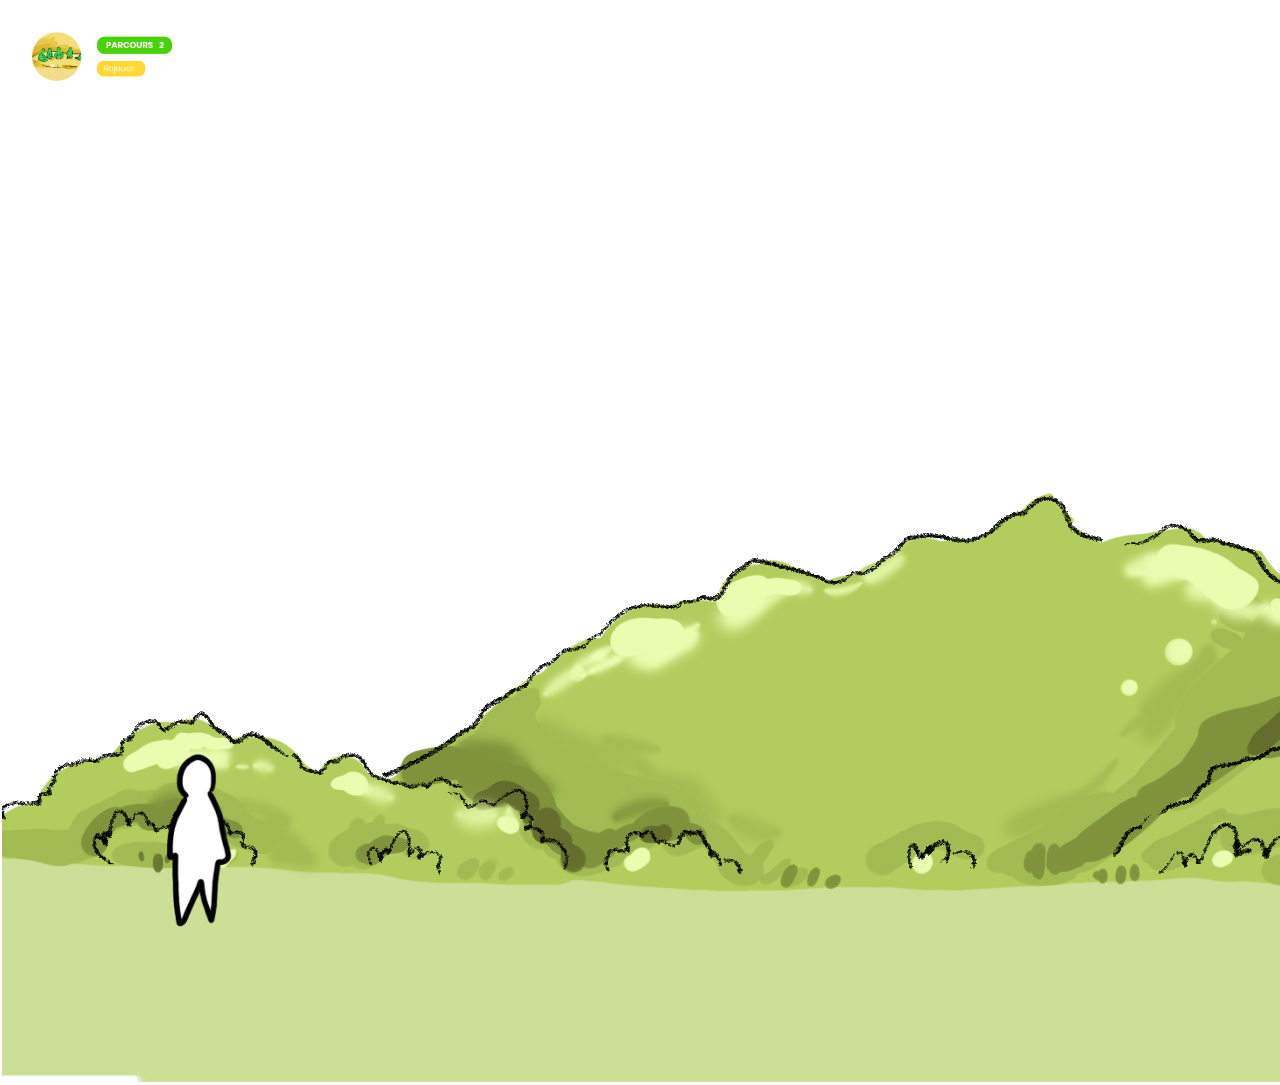
<file: scroll/parcours2.html>
<!doctype html>
<html lang="fr">

		<head>	
			<meta charset="utf-8">
			<link rel="stylesheet" type="text/css" href="../style/reset.css">
			<link rel="stylesheet" type="text/css" href="../style/styleparcours2.css">
			<link href="https://fonts.googleapis.com/css?family=Poppins" rel="stylesheet">
			<link rel="icon" type="image/png" href="../images/favicon.png" />

			<title>Sauvez Internetus</title>
		</head>
			
		<body>
			<img src="../images/personnage.png" id="utilisateur">

			<div id="parcours2">
				<img src="../images/parcours2.jpg">
			</div>

			<div id="bulleparcours">
				<a href="../niveaux/niveau2.html">
				<img src="../images/bullenavig2.png">
				</a>
			</div>
			
				<a onclick="document.getElementById('dialogue1').style.display='block';">
					<div class="click"></div>
				</a>

				<a onclick="document.getElementById('dialogue2').style.display='block';">
					<div class="click2"></div>
				</a>

				<a onclick="document.getElementById('dialogue3').style.display='block';">
					<div class="clickhp"></div>
				</a>

			

			<!------MONOLOGUES------>
				<p class="intro">La communauté hippie est une communauté isolée dans le désert<br>Portez de bonnes chaussures, vous allez beaucoup marcher<br> Bonne chance !</p>

				<p class="mono">Attends je dois aller chercher des hippies<br>Quel drôle de mission !</p>

				<p class="mono1">Wow, il n’y a personne… Ah si !</p>

				<p class="mono2">Wahou qu’est-ce qui m’arrive…</p>

				<p class="mono3">Je suis déjà arrivé dans le désert, wahou c’est génial !</p>

			<!------DIALOGUES------>	
			<div id="dialogue1">
				<p class="inconnu">Bonjour… vous cherchez ?</p>

				<p class="perso1-2">Je cherche des hippies, vous voyez ce que je veux dire..</p>

				<p class="inconnu2">Oui.. on voit.. vous voulez de la bonne ?</p>

				<p class="perso1-3">Hein ?</p>

				<p class="inconnu3">Vous ne voulez pas de la LSD ?</p>

				<p class="perso1-4">Non ! C’est quoi cette histoire ?</p>

				<p class="inconnu4">Steward Brand a apporté du LSD aux hippies, pour<br> apporter de la créativité, tout le monde est devenu<br> dépendant maintenant !</p>

				<p class="inconnu5">Testez-le LSD, vous irez plus vite !<br> Ne vous inquiétez-pas ça ne vous fera aucun mal</p>

				<p class="perso1-5">D’accord..</p>

				

			</div>
<div class="carre"></div>
		
			

			<!------DIALOGUES------>
				<div id="dialogue2">
					<p class="perso2">Bonjour je cherche des hippies ? Oui drôle de question</p>

					<p class="hippies">Nous sommes des hippies... Que veux-tu mon ami ?</p>

					<p class="perso2-1">Je vous cherche afin d’aider la planète Internetus à ne pas<br> disparaître ! A cause de votre système que vous aviez créer</p>

					<p class="hippies2">Fichtre ! Nous avions oublié cette histoire dramatique.. Bien-sûr<br> Peace and Love, attendez nous allons envoyer un message sur<br> la plateforme Well !</p>

					<p class="perso2-2">Qu’est-ce que c’est ?</p>

					<p class="hippies4">C’est une plateforme de communication sur le web, comme ça<br> nous pouvons ressembler le plus de hippie possible. C’est notre<br> petit El Dorado ! Mais il faut que tu convaincs notre chef,<br> Arnav, car c'est lui qui gère tout ! Il n'est pas loin, vas-le voir</p>

					<p class="perso2-4"> D'accord, espèrons qu'il accepte !</p>
				</div>

				<!------DIALOGUES------>
				<div id="dialogue3">
					<p class="perso3">Ouuff...</p>

					<p class="chef">Hmmm...?</p>
					
					<p class="perso3-1">... Désolé, je suis essouflé, ce fut un long periple pour vous<br> trouver. Monsieur je vous cherche car j'ai besoin de vous et de<br> la communauté hippie. Le système que vous aviez créer avec<br> les autres communautés autrefois, est actuellement en train<br> de détruire la planète Internetus. J'ai besoin de votre aide !</p>

					<p class="chef2">Du calme jeune homme ! Nous allons vous aider, mais c'est <br>beaucoup trop loin, nous sommes âgés vous savez...<br> à part si vous avez une solution à nous proposer ? </p>

					<p class="perso3-2">J'ai une petite idée...</p>

					<!------LIEN VERS PAGE SUIVANTE------>
						<a href="../niveaux/niveau3.html">
							<div class="fleche2">
								<div class="encircle bounce animated">
				  				<div class="arrow">
							</div>
						</a>
				</div>





		</body>
</html>
</file>
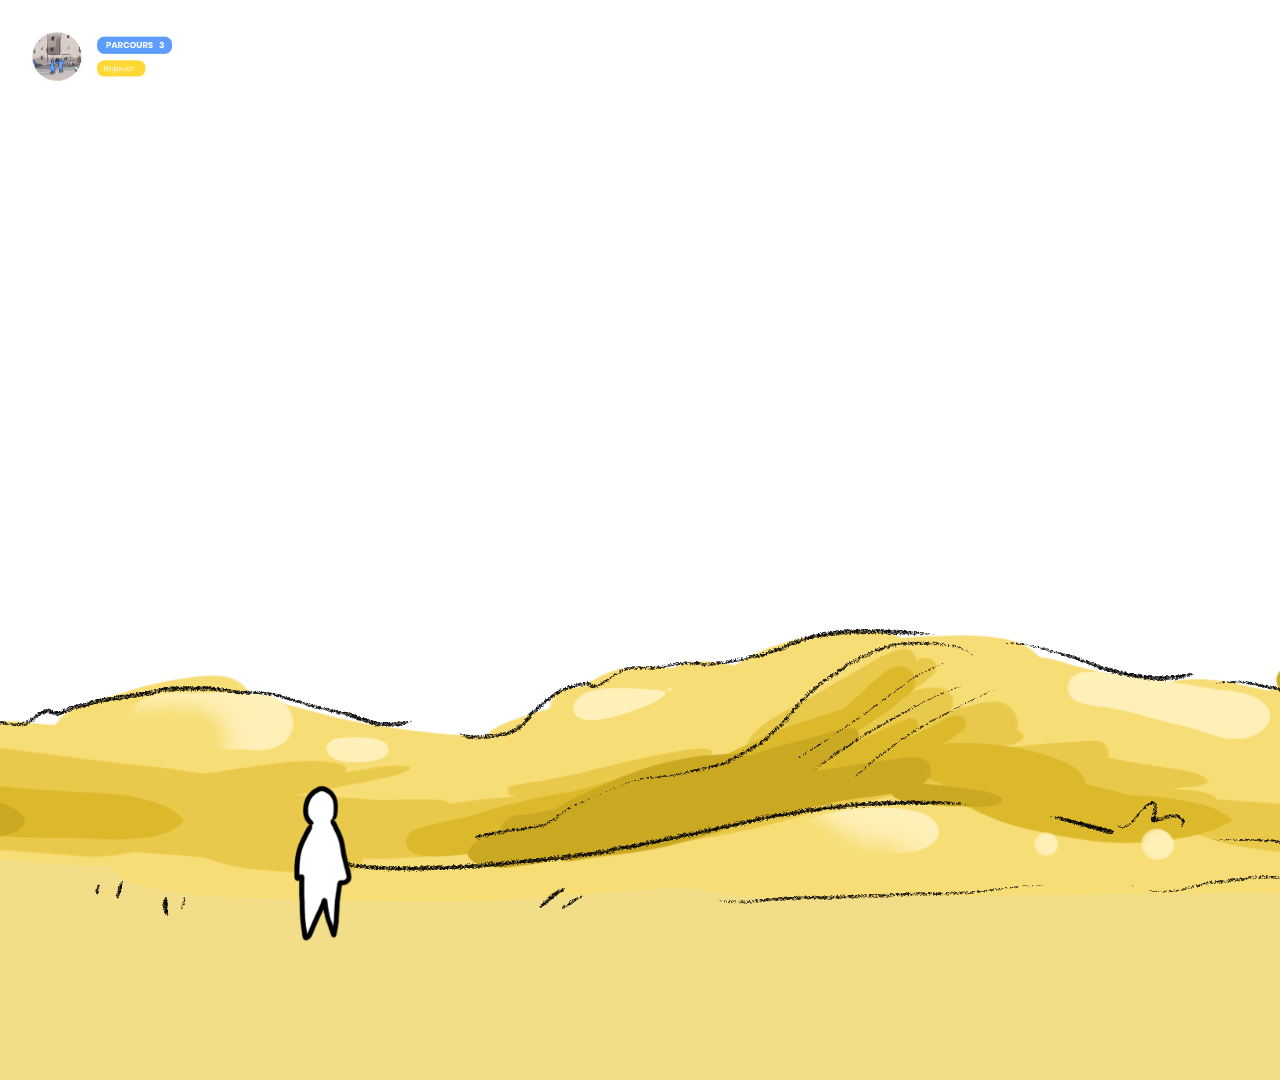
<file: scroll/parcours3.html>
<!doctype html>
<html lang="fr">

		<head>	
			<meta charset="utf-8">
			<link rel="stylesheet" type="text/css" href="../style/reset.css">
			<link rel="stylesheet" type="text/css" href="../style/styleparcours3.css">
			<link href="https://fonts.googleapis.com/css?family=Poppins" rel="stylesheet">
			<link rel="icon" type="image/png" href="../images/favicon.png" />

			<title>Sauvez Internetus</title>
		</head>
			
		<body>

			<img src="../images/personnage.png" id="utilisateur">

			<div id="parcours3">
				<img src="../images/parcours3.jpg">
			</div>

			<div id="bulleparcours">
				<a href="../niveaux/niveau3.html">
				<img src="../images/bullenavig3.png">
				</a>
			</div>
			
				<a onclick="document.getElementById('dialogue1').style.display='block';">
					<div class="click"></div>
				</a>

				<a onclick="document.getElementById('dialogue2').style.display='block';">
					<div class="clickhk"></div>
				</a>
			

			<!------INTRO------>
				<p class="intro">La communauté hackers est une communauté composée de jeunes quelques <br>peu nerveux ! Cette communauté isolée, ne se trouve pas très loin des hippies<br> Convainquez-les de vous rejoindre ! Attention à la discretion...</p>

			<!------DIALOGUES------>
			<div id="dialogue1">
				<p class="perso1">Bonjour, je cherche des hackers<br> vous savez où se trouvent- ils ?</p>

				<p class="inconnu">Vous allez l’air de savoir<br> des choses ! Racontez-nous en..</p>

				<p class="perso1-2">Je ne sais rien, je suis juste<br> à la recherche des hackers..</p>

				<p class="inconnu2">Que préparent-ils !<br> Où allez-vous !!! </p>
			</div>


			<!------MONOLOGUES------>
				<p class="mono">Discrétion..<br>Wahou, il y a des bâtiments ici et du monde...



			<!------DIALOGUES------>
			<div id="dialogue2">
				<p class="perso2">Je cherche hmm... des personnes préparant des choses…<br>vous voyez ce que je veux dire...</p>

				<p class="hackers">Hmmm... vous voulez dire les Hackers ?</p>

				<p class="perso2-1">C’est ça, je cherche des hackers</p>

				<p class="hackers2">Je suis un hacker, que voulez-vous ?</p>

				<p class="perso2-2">J’ai besoin de votre aide, afin d’aider la planète Internetus,<br> car le système que vous aviez confectionné avec<br> les autres communautés est en train de détruire la planète !</p>

				<p class="hackers3">Ah quand même, ça rigole pas ! Il faut que je vois  mes <br>supérieurs, je viens d’être hackers, attendez j’envoie un<br> message codé, sinon c’est sera bon</p>

				<p class="perso2-3">Sérieux.. Merci ! Ce fût facile en fait</p>

				<!------LIEN VERS PAGE SUIVANTE------>
					<a href="../niveaux/debloque.html">
							<div class="fleche3">
								<div class="encircle bounce animated">
				  				<div class="arrow">
							</div>
						</a>	
			</div>



					





		</body>
</html>
</file>
<file: style/style.css>
/*Page introductives*/
#pageintro{
	background-color: #ffd833;
}

/* Conteneur contenant les textes introductifs*/
#conteneur{
	width: 1200px;
	margin: 200px auto 0px;
	border: 2px solid transparent;
	height: 700px;
}

/*Logo animé au tout début - Index*/
#logo{
	width: 500px;
	margin: 200px auto 50px;
}

/*		MY  NAME 	*/

footer{
	position: absolute;
	bottom: 2em;
	right: 3em;
	font-family: 'Poppins', sans-serif;

	color: black;
	font-size: 0.7em;
	z-index: 6;
	opacity: 1;
}

/*Bouton Jouer accès vers la page suivante*/
#iconejouer{
	display: block;
	width: 316px;
	margin: 50px auto 20px;
}

#bouton{
	width: 150px;
	margin-left: 79px;
	transform: scale(1,1);
	filter: opacity(100%);
}

#bouton:hover{
	transform: scale(1.2,1.2);
	filter: opacity(70%);
	transition: all ease 1s;

}

/*Apparition de l'icône Jouer*/
@keyframes transition {
0%   { opacity:0; }
100% { opacity:1; }
}

#bouton {opacity:0;animation: transition 1s ease-in-out 4s forwards;}

p{
	width: 800px;
	margin: 200px auto 90px;
	font-size: 1.3em;

	text-align: center;
	font-family: 'Poppins', sans-serif;
	color: white;
	font-size: 1em;
	line-height: 1.4em;
	
}

/*Mots en bold*/
b{
	font-size: 1.2em;
	font-weight: 600;
}

/*Image flèche*/
#suivant img{
	width: 30px;
}

/*Icone suivant*/
#suivant{
	height: 50px;
	margin-top: 90px;
	margin-left: 970px;
	opacity: 1;
}

#suivant:hover{
	transition: 1s all ease;
	opacity: 0.5;
}


/*Clique pour sauver Internetus !*/
h4{
	font-family: 'Poppins', sans-serif;
	text-align: center;
	color: white;
	font-size: 2em;
	margin-top: -20px;
	font-weight: 600;

}

h1{
	font-family: 'Poppins', sans-serif;
	text-align: center;
	color: white;
	font-size: 2em;
	margin-top: -20px;
	font-weight: 600;

}

#boutongo{
	display: block;
	width: 316px;
	margin: 50px auto 20px;
}

/*Image bouton Allez goo !*/
#allezgo{
	width: 158px;
	margin-left: 79px;
	transform: scale(1,1);
	filter: opacity(100%);
	-webkit-filter: opacity(100%);
}

#allezgo:hover{
	transform: scale(1.1,1.02);
	filter: opacity(70%);
	transition: all ease 1s;

}
</file>
<file: style/styleintro.css>
/*Fond orange semi-opaque qui disparait*/
 .carre{
	width: 100%;
 	height:100%;
	margin: auto;
	position: absolute;
 	top: 0px;

 	background: #ffaf3d;
 	z-index: 2;
	opacity: 0.7;
	animation: carre 1s ease-in-out 6s forwards;
	-webkit- animation: carre;
	-moz-animation: carre;
}

@keyframes carre {
0%  { opacity: 0.7; }
100% { opacity:0; }

}

@-webkit-keyframes carre {
0%  { opacity: 0.7; }
100% { opacity:0; }

}

@-moz-keyframes carre {
0%  { opacity: 0.7; }
100% { opacity:0; }

}



/*Planète vieille - vue de loin*/
#planetevieille{
	background-image: url("../images/planete.png");
	background-repeat:no-repeat;
	background-position:left top;
	background-size: cover;
	-webkit-background-size: cover;
	-moz-background-size: cover;
	-o-background-size: cover;
	position: static;
	z-index: 1;
	position: static;
	z-index: 1;
}

 /*Textes récompenses et présentation*/
/*Voici les 3 parcours, que tu devras réaliser ....*/
.text{
	width: 1200px;
	height: 420px;
	margin: 330px auto 0px;
	text-align: center;
	border: 2px solid transparent;
	position: relative;
	z-index: 2;
}

h1{
	font-family: 'Poppins', sans-serif;
	text-align: center;
	color: white;
	font-size: 2em;
	margin-top: -20px;
	font-weight: 600;
	line-height: 39px;
	opacity: 1;
	animation: disparition 1s ease-in-out 6s forwards;
	-webkit- animation: disparition;
	-moz-animation: disparition;
}

.text h1{
	margin: 10px auto 20px;
}

h2{
	opacity: 1;
	animation: disparition 1s ease-in-out 6s forwards;
	-webkit- animation: disparition;
	-moz-animation: disparition;

	font-size: 1.3em;
	font-family: 'Poppins', sans-serif;
	color: white;

	margin: 100px auto 100px;
	font-size: 1.6em;
	line-height: 1.4em;
}

h3{
	font-size: 1.3em;
	font-family: 'Poppins', sans-serif;
	color: white;

	margin: 5px auto 100px;
	font-size: 1.6em;
	line-height: 1.4em;
	height: auto;
	animation: disparition 1s ease-in-out 6s forwards;
	-webkit- animation: disparition;
	-moz-animation: disparition;
}
/*Effet d'apparition*/
@keyframes disparition {
0%  { opacity: 1; }
100% { opacity:0; }
}

@-webkit-keyframes disparition {
0%  { opacity: 1; }
100% { opacity:0; }

}

@-moz-keyframes disparition {
0%  { opacity: 1; }
100% { opacity:0; }

}


a{
	text-decoration: none;
}

/*NIVEAAU 1*/
#niveau1{
	background-image: url("../images/niveau1.jpg");
	background-repeat:no-repeat;
	background-position:left top;
	background-size: cover;
	-webkit-background-size: cover;
	-moz-background-size: cover;
	-o-background-size: cover;
}

/*Lien vers la page suivante*/
#link{
	position: absolute;
	top: 22em;
	left: 75em;

	width: 240px;
	height: 240px;
	filter: opacity(100%);
	border: 2px solid transparent;
	z-index: 2;
}

/*Fleches guidant l'utilisateur pour les niveaux*/
#flechebas{
	position: absolute;
	display: inline;
	top: 12em;
	left: 77em;
	width: 180px;
	opacity: 0;
	animation: clignote 1.8s ease-in-out 6.5s forwards infinite;
}

/* ANIMATION CLIGNOTEMENT des Flèches*/
@keyframes clignote{
0%   { opacity: 0; top: 12em; }
100% { opacity: 1; top: 15em; } 

}

@-webkit-keyframes clignote {
0%  { opacity: 0; top: 12em; }
100% { opacity:1; top: 15em; }

}

@-moz-keyframes clignote {
0%  { opacity: 0; top: 12em; }
100% { opacity:1; t: 15em; }}

}

#flechebas img{
	width: 60px;
	padding-left: 20px;
}

/* Mot en boldd*/
b{
	font-size: 1.2em;
	font-weight: 600;
}



/*NIVEAAU 2*/
#niveau2{
	background-image: url("../images/niveau2.jpg");
	background-repeat:no-repeat;
	background-position:left top;
	background-size: cover;
	-webkit-background-size: cover;
	-moz-background-size: cover;
	-o-background-size: cover;
}

/*Fleches guidant l'utilisateur pour les niveaux*/
#flechebas2{
	position: absolute;
	display: inline;
	top: 32em;
	left: 32em;
	width: 180px;
	opacity: 0;
	animation: clignotee 1.8s ease-in-out 6.5s forwards infinite;
	-webkit- animation: clignotee;
	-moz-animation: clignotee;
}

#flechebas2 img{
	width: 60px;
	padding-left: 20px;
}


/* ANIMATION CLIGNOTEMENT des Flèches*/
@keyframes clignotee{
0%   { opacity: 0; top: 28em; }
100% { opacity: 1; top: 32em; } 

}

@-webkit-keyframes clignotee {
0%  { opacity: 0; }
100% { opacity: 1; }

}

@-moz-keyframes clignotee {
0%  { opacity: 0; top: 28em; }
100% { opacity: 1; top: 32em; }

}

/*Lien vers la page suivante*/
#link2{
	position: absolute;
	top: 40em;
	left: 30em;

	width: 280px;
	height: 240px;
	filter: opacity(100%);
	border: 2px solid transparent;
	z-index: 2;
}



/*NIVEAAU 3*/
#niveau3{
	background-image: url("../images/niveau3.jpg");
	background-repeat:no-repeat;
	background-position:left top;
	background-size: cover;
	-webkit-background-size: cover;
	-moz-background-size: cover;
	-o-background-size: cover;
}

/*Fleches guidant l'utilisateur pour les niveaux*/
#flechebas3{
	position: absolute;
	display: inline;
	top: 8em;
	left: 38em;
	width: 180px;
	opacity: 0;
	animation: clignoteee 1.8s ease-in-out 6.5s forwards infinite;
	-webkit- animation: clignoteee;
	-moz-animation: clignoteee;
}

#flechebas3 img{
	margin-left: 20px;
}


/* ANIMATION CLIGNOTEMENT des Flèches*/
@keyframes clignoteee{
0%   { opacity: 0; top: 8em; }
100% { opacity: 1; top: 12em; } 

}

@-webkit-keyframes clignoteee{
0%   { opacity: 0; top: 8em; }
100% { opacity: 1; top: 12em; } 

}

@-moz-keyframes clignoteee{
0%   { opacity: 0; top: 8em; }
100% { opacity: 1; top: 12em; } 

}

/*Lien vers la page suivante*/
#link3{
	position: absolute;
	top: 18em;
	left: 36em;

	width: 280px;
	height: 240px;
	filter: opacity(100%);
	border: 2px solid transparent;
	z-index: 2;
}



/*PLANETE DEBLOQUEE */
#debloque{
	background-image: url("../images/debloquee.jpg");
	background-repeat:no-repeat;
	background-position:left top;
	background-size: cover;
	-webkit-background-size: cover;
	-moz-background-size: cover;
	-o-background-size: cover;
	position: static;
	z-index: 1;
}

/*Lien vers la page suivante*/
#link4{
	position: absolute;
	top: 31em;
	left: 51em;
	width: 280px;
	height: 240px;
	filter: opacity(100%);
	border: 2px solid transparent;
	z-index: 2;
}

/*Fleches guidant l'utilisateur pour les niveaux*/
#flechebas4{
	position: absolute;
	display: inline;
	top: 25em;
	left: 54em;
	width: 180px;
	opacity: 0;
	animation: clignotequatre 1.8s ease-in-out 6.5s forwards infinite;
	-webkit- animation: clignotequatre;
	-moz-animation: clignotequatre;
}

#flechebas4 img{
	width: 60px;
	padding-left: 20px;
}

/* ANIMATION CLIGNOTEMENT des Flèches*/
@keyframes clignotequatre{
0%   { opacity: 0; top: 23em; }
100% { opacity: 1; top: 27em; } 

}



/*PAGE DE FIN*/
#finish{
	background-image: url("../images/planetenew.gif");
	background-repeat:no-repeat;
	background-position:left top;
	overflow-y: scroll;
	z-index: 1;
}

::-webkit-scrollbar {
    width: 0px;  /* Remove scrollbar space */
    background: transparent;  /* Optional: just make scrollbar invisible */
}

/* Animation*/
@keyframes jump { 
	0% { top: 53em; opacity: 0 } 
	50% { top: 55em; opacity: 1;}
	100% { top: 53em; opacity: 0;} 

}

/* Bouton pour scroller*/
#scrolldown { 
	position: absolute;
	top: 55em;
	left: 58em;
	animation: jump 3s infinite 7.5s forwards;
	z-index: 3;
	opacity: 0;

}


i { 
	content: '\f0a8'; 
}
  
i:hover { 
	color: #FFAAAA; 
}

#fondrejouer{
	background-color: #ffd933;
	background-repeat:no-repeat;
	width: auto;
	height: 1050px;
	position: relative;
	top: 20.4em;
	z-index: 1;
}

#conteneur{
	width: 1200px;
	margin: 200px auto 0px;
	border: 2px solid transparent;
	height: 700px;
	position: absolute;
	top: 64em;
	margin-left: 20em;
	z-index: 2;
}

#iconrejouer{
	width: 100px;
	position: relative;
	top: 5em;
	left: 25em;
}

#liensparcours img{
	padding-left: 7em;
}

#liensparcours{
	position: relative;
	top: 11em;
	left: 5em;
	opacity: 0;
	-webkit-animation: apparitionparcours 1s steps(50, end);
    -moz-animation: apparitionparcours 1s steps(50, end);
    animation: apparitionparcours 1s ease-in-out 2.5s forwards;
}

/* ANIMATION APPARITION*/
@-webkit-keyframes apparitionparcours{
0% {opacity: 0;}
100% {opacity: 1;};
}

@-moz-keyframes apparitionparcours{
0% {opacity: 0;}
100% {opacity: 1};
}

.parcours{
	text-decoration: none;
	opacity: 1;
	transition: 0.5s all;
}

.parcours:hover{
	opacity: 0.7;
}


#conteneurinfos{
	width: 1900px;
	position: absolute;
	top: 127em;
	height: 20px;
	margin: 2.3em auto;
	font-family: 'Poppins', sans-serif;
	color: white;
	opacity: 0;
	z-index: 3;

	-webkit-animation: apparitionparcours 1s steps(50, end);
    -moz-animation: apparitionparcours 1s steps(50, end);
    animation: apparitionparcours 1s ease-in-out 4s forwards;
}

.infos{
	position: absolute;
	left: 7em;
}

.infos2{
	position: absolute;
	left: 105em;
	white-space: nowrap;
}

.logoinsta{
	position: absolute;
	left: 4em;
}

a{
	text-decoration: none;
	color: white;
}
</file>
<file: style/styleparcours.css>
html {
    overflow: scroll;
    overflow-y: hidden;

	-webkit-animation: fadein 4s;/* Safari, Chrome and Opera > 12.1 */
    -moz-animation: fadein 4s; /* Firefox < 16 */
    animation: fadein 2s;
}

/* Firefox < 16 */
@-moz-keyframes fadein {
  0% { opacity: 0; background-color: #ffd833}
  100%{opacity: 0.7;}
  
}

/* Safari, Chrome and Opera > 12.1 */
@-webkit-keyframes fadein {
    0% { opacity: 0; background-color: #ffd833}
    100%   { opacity: 0.7; }
}


::-webkit-scrollbar {
    width: 0px;  /* Remove scrollbar space */
    background: transparent;  /* Optional: just make scrollbar invisible */
}

/* Optional: show position indicator in red */
::-webkit-scrollbar-thumb {
    background: none;
}



#parcours1{
	width: 18364px;
	height: 1080px;
	margin: auto;
	z-index: 1;
	
}

/* Petit personnage*/
#utilisateur{
	width: 67px;
	position: fixed;
	left: 18em;
	top: 49em;
	z-index: 2;
}

/*Bulle qui rappelle le niveau - lien vers la page d'avant*/
#bulleparcours{
	position: fixed;
	top: 2em;
	left: 2em;
}

#bulleparcours img{
	width: 140px;
}

#bulleparcours a{
	opacity: 1;
}

#bulleparcours a:hover{
	opacity: 0.6;
	transition: 0.7s all ease;
}

/*			SECTIONS QUI ACTIVENT LE DIALOGUE EN CLIQUANT DESSUS		!!!*/
.click{
	border: 2px solid transparent;
	position: absolute;
	top: 38em;
	left: 160em;
	width: 590px;
	height: 220px;
}

.click2{
	border: 2px solid transparent;
	position: absolute;
	top: 43em;
	left: 285em;
	width: 160px;
	height: 230px;
}

.click3{
	border: 2px solid transparent;
	position: absolute;
	top: 23em;
	left: 404em;
	width: 920px;
	height: 600px;
}

.click4{
	border: 2px solid transparent;
	position: absolute;
	top: 45em;
	left: 502em;
	width: 250px;
	height: 200px;
}

.click5{
	border: 2px solid transparent;
	position: absolute;
	top: 43em;
	left: 615em;
	width: 250px;
	height: 200px;
}

.click6{
	border: 2px solid transparent;
	position: absolute;
	top: 43em;
	left: 936em;
	width: 200px;
	height: 200px;
}

/* STEWARD BRAND*/
.clicksb{
	position: absolute;
	top: 48em;
	left: 1110em;
	width: 150px;
	height: 200px;
	border: 2px solid transparent;
	z-index: 4;
}



/*  INTRO  !!!*/
.expli{
    position: absolute;
    top: 7em;
    left: 11em;
    font-family: 'Poppins', sans-serif;
    z-index: 3;
    font-size: 2em;
    line-height: 1.5em;

    opacity: 0;

    white-space:nowrap;
    overflow: hidden;

    -webkit-animation: debutrois 1s steps(50, end);
    -moz-animation: debutrois 1s steps(50, end);
    animation: debutrois 1s ease-in-out 2.5s forwards;
}

/* ANIMATION APPARITION*/
@-webkit-keyframes debutrois{
0% {opacity: 0;}
30%{opacity: 1;}
100% {opacity: 1};
}

@-moz-keyframes debutrois{
0% {opacity: 0;}
30%{opacity: 1;}
100% {opacity: 1};
}

/* MOT EN GRAS*/
.gras{
	font-weight: 700;
}


/*MONOLGUE !!!*/
.mono{
	background-color: rgba(252,252,252,0.7);
	position: absolute;
	top: 40em;
	left: 9em;
	font-family: 'Poppins', sans-serif;
	z-index: 3;
	font-size: 0.9em;
	line-height: 1.4em;

	opacity: 0;

	white-space:nowrap;
	overflow: hidden;

	-webkit-animation: debut 1s steps(50, end);
	-moz-animation: debut 1s steps(50, end);
	animation: debut 1s ease-in-out 7s forwards;
}

@-webkit-keyframes debut {
0% { opacity:0; }
30%{opacity: 1;}
100%{  opacity: 1;}
}

@-moz-keyframes debut {
0% { opacity:0; }
30%{opacity: 1;}
100%{  opacity: 1;}
}


/*DEBUTS DIALOGUES !!!*/

#dialogue1{	/* Conteneur des textes*/
	position: absolute;
	z-index: 4;
	left: 165em;
	top: 20em;
	width: 530px;
	height: 140px;
	display: none;
}

.perso2, .jardiniers{
	position: absolute;
	left: 0em;
	font-family: 'Poppins', sans-serif;
	z-index: 4;
	font-size: 0.9em;
	line-height: 1.4em;
	white-space:nowrap;
	overflow: hidden;
	opacity: 0;
}

.perso2{
	-webkit-animation: typing 2.4s steps(60, end);
	-moz-animation: typing 5s steps(60, end);

	animation: typing 2s ease-in-out 1s forwards;
}

.jardiniers{
	top: 5em;

	-webkit-animation: typing 6s steps(50, end);
	-moz-animation: typing 6s steps(50, end);
/*Apparition du texte en décalage - Enfin trouvééé !*/
	animation: typing 2s ease-in-out 3s forwards;
}

@-webkit-keyframes typing {
0% { width: 0; opacity:0; }
30% { opacity:1; }
100%{ width:530px; opacity: 1;}
}

@-moz-keyframes typing {
0% { width: 0; opacity:0; }
30% { opacity:1; }
100%{ width:530px; opacity: 1;}
}


/*			PROCHAINS DIALOGUES 		!!!*/
#dialogue2{	/* Conteneur des textes*/
	position: absolute;
	z-index: 5;
	left: 283em;
	top: 17em;
	width: 260px;
	height: 330px;

	display: none;
}

.perso3, .hommechapeau, .perso3-2, .hommechapeau2 {
	position: absolute;
	background-color: rgba(252,252,252,0.7);
	font-family: 'Poppins', sans-serif;
	z-index: 5;
	font-size: 0.9em;
	line-height: 1.4em;
	opacity: 0;
	white-space: nowrap;
	overflow: hidden;
}
.perso3{

	-webkit-animation: typinggg 1.5s steps(20, end);
	-moz-animation: typinggg 1.5s steps(20, end);
	animation: typinggg 2s ease-in-out 1s forwards;
}

.hommechapeau{
	top: 3em;

	-webkit-animation: typinggg 3s steps(100, end);
	-moz-animation: typinggg 3s steps(100, end);

	animation: typinggg 1.5s ease-in-out 3s forwards;
}

.perso3-2{
	top: 14em;

	-webkit-animation: typinggg 1.5s steps(50, end); 
	-moz-animation: typinggg 1.5s steps(50, end);

	animation: typinggg 2s ease-in-out 8s forwards;
}

.hommechapeau2{
	top: 17em;

	-webkit-animation: typinggg 1.5s steps(50, end);
	-moz-animation: typinggg 1.5s steps(50, end);

	animation: typinggg 2s ease-in-out 11s forwards;
}


@-webkit-keyframes typinggg {
0% { width: 0; opacity:0; }
30% { opacity: 1; }
100%{ width: 260px; opacity: 1;}
}

@-moz-keyframes typinggg {
0% { width: 0; opacity:0; }
30% { opacity: 1; }
100%{ width: 260px; opacity: 1; }
}


/*			MONOLOGUE 		!!!*/
.perso4{
	position: absolute;
	width: 300px;
	top: 20em;
	left: 370em;
	font-family: 'Poppins', sans-serif;
	z-index: 3;
	font-size: 0.9em;
	line-height: 1.4em;
}


/*			PROCHAINS DIALOGUES 		!!!*/

#dialogue3{	/* Conteneur des textes*/
	position: absolute;
	border: 2px solid transparent;
	z-index: 3;
	left: 425em;
	top: 27em;
	width: 270px;
	height: 210px;
	display: none;
}

.perso4-2, .vigiles, .perso4-3, .vigiles2, .perso4-4{

	background-color: rgba(252,252,252,0.7);
	position: absolute;
	font-family: 'Poppins', sans-serif;
	z-index: 3;
	font-size: 0.9em;
	line-height: 1.4em;

	opacity: 0;

	white-space: nowrap;
	overflow: hidden;
}

.perso4-2{

	-webkit-animation: dialogue 1s steps(40, end);
	-moz-animation: dialogue 1s steps(40, end);

	animation: dialogue 1s ease-in-out 1s forwards;
}

.vigiles{
	top: 4em;

	-webkit-animation: dialogue 2s steps(40, end);
	-moz-animation: dialogue 2s steps(40, end);

	animation: dialogue 1s ease-in-out 3s forwards;
}

.perso4-3{
	top: 7em;

	-webkit-animation: dialoguegd 1s steps(20, end);
	-moz-animation: dialoguegd 1s steps(20, end);

	animation: dialoguegd 1s ease-in-out 4.3s forwards;
}

.vigiles2{
	top: 10em;

	-webkit-animation: dialoguemy 1s steps(50, end);
	-moz-animation: dialoguemy 1s steps(50, end);

	animation: dialoguemy 1s ease-in-out 5s forwards;
}

.perso4-4{
	top: 13em;

	-webkit-animation: dialoguept 1s steps(50, end);
	-moz-animation: dialoguept 1s steps(50, end);

	animation: dialoguept 0.7s ease-in-out 7s forwards;

}
@-webkit-keyframes dialogue {
0% { width: 0; opacity:0; }
30% { opacity: 1; }
100%{ width: 260px; opacity: 1;}
}
@-moz-keyframes dialogue {
0% { width: 0; opacity:0; }
30% { opacity: 1; }
100%{ width: 260px; opacity: 1; }
}


/*Fonds blancs derrière le texte recadrés selon la largeur du texte*/
@-webkit-keyframes dialoguept {
0% { width: 0; opacity:0; }
30% { opacity: 1; }
100%{ width: 20px; opacity: 1;}
}
@-moz-keyframes dialoguept {
0% { width: 0; opacity:0; }
30% { opacity: 1; }
100%{ width: 20px; opacity: 1; }
}


@-webkit-keyframes dialoguemy {
0% { width: 0; opacity:0; }
30% { opacity: 1; }
100%{ width: 210px; opacity: 1;}
}
@-moz-keyframes dialoguemy {
0% { width: 0; opacity:0; }
30% { opacity: 1; }
100%{ width: 210px; opacity: 1; }
}


@-webkit-keyframes dialoguegd {
0% { width: 0; opacity:0; }
30% { opacity: 1; }
100%{ width: 230px; opacity: 1;}
}
@-moz-keyframes dialoguegd {
0% { width: 0; opacity:0; }
30% { opacity: 1; }
100%{ width: 230px; opacity: 1; }
}


/*			PROCHAINS DIALOGUES 		!!!*/

#dialogue4{	/* Conteneur des textes*/
	position: absolute;
	z-index: 3;
	left: 500em;
	top: 23em;
	width: 335px;
	height: 307px;
	display: none;
}

.hommecharette, .perso5, .hommecharette2, .perso5-2, .hommecharette3{
	position: absolute;
	width: 330px;
	opacity: 0;

	background-color: rgba(252,252,252,0.7);
	font-family: 'Poppins', sans-serif;
	z-index: 3;
	font-size: 0.9em;
	line-height: 1.4em;

	white-space:nowrap;
	overflow: hidden;
}

.hommecharette{

	-webkit-animation: dialoguedeux 1s steps(20, end);
	-moz-animation: dialoguedeux 1s steps(20, end);

	animation: dialoguedeux 1s ease-in-out 1s forwards;
}

.perso5{
	top: 4em;

	-webkit-animation: dialoguedeux 1s steps(20, end);
	-moz-animation: dialoguedeux 1s steps(20, end);

	animation: dialoguedeux 1s ease-in-out 3s forwards;
}

.hommecharette2{
	top: 7em;

	-webkit-animation: dialoguedeux 1s steps(20, end);
	-moz-animation: dialoguedeux 1s steps(20, end);

	animation: dialoguedeux 1s ease-in-out 4.5s forwards;
}

.perso5-2{
	top: 14em;

	-webkit-animation: dialoguedeux 1s steps(20, end);
	-moz-animation: dialoguedeux 1s steps(20, end);

	animation: dialoguedeux 1s ease-in-out 10s forwards;
}

.hommecharette3{
	top: 18em;

	-webkit-animation: dialoguedeux 1s steps(20, end);
	-moz-animation: dialoguedeux 1s steps(20, end);

	animation: dialoguedeux 1s ease-in-out 12s forwards;
}

@-webkit-keyframes dialoguedeux {
0% { width: 0; opacity:0; }
30% { opacity: 1; }
100%{ width: 330px; opacity: 1;}
}

@-moz-keyframes dialoguedeux {
0% { width: 0; opacity:0; }
30% { opacity: 1; }
100%{ width: 330px; opacity: 1;}
}

/*			PROCHAINS DIALOGUES 		!!!*/

#dialogue5{	/* Conteneur des textes*/
	position: absolute;
	z-index: 3;
	left: 610em;
	top: 17em;
	width: 380px;
	height: 220px;
	display: none;
}

.wec, .perso6, .wec2{
	position: absolute;
	font-family: 'Poppins', sans-serif;
	z-index: 3;
	font-size: 0.9em;
	line-height: 1.4em;

	white-space:nowrap;
	overflow: hidden;
	opacity: 0;
}
.wec{
	-webkit-animation: dialoguetrois 1s steps(20, end);
	-moz-animation: dialoguetrois 1s steps(20, end);

	animation: dialoguetrois 1s ease-in-out 1s forwards;
}

.perso6{
	top: 6em;
	height: 40px;
	-webkit-animation: dialoguetrois 1s steps(20, end);
	-moz-animation: dialoguetrois 1s steps(20, end);

	animation: dialoguetrois 1s ease-in-out 5s forwards;
}

.wec2{
	top: 11em;
	-webkit-animation: dialoguetrois 1s steps(20, end);
	-moz-animation: dialoguetrois 1s steps(20, end);

	animation: dialoguetrois 1s ease-in-out 7s forwards;
}

@-webkit-keyframes dialoguetrois {
0% { width: 0; opacity:0; }
30% { opacity: 1; }
100%{ width: 380px; opacity: 1;}
}

@-moz-keyframes dialoguetrois {
0% { width: 0; opacity:0; }
30% { opacity: 1; }
100%{ width: 380px; opacity: 1;}
}

/*			PROCHAINS DIALOGUES 		!!!*/

#dialogue6{	/* Conteneur des textes*/
	position: absolute;
	z-index: 3;
	left: 933em;
	top: 32em;
	width: 290px;
	height: 70px;
	display: none;
}


.perso7, .outil{
	position: absolute;
	font-family: 'Poppins', sans-serif;
	z-index: 3;
	font-size: 0.9em;
	line-height: 1.4em;
	white-space:nowrap;
	overflow: hidden;
	opacity: 0;
}

.perso7{
	-webkit-animation: dialoguequatre 1s steps(20, end);
	-moz-animation: dialoguequatre 1s steps(20, end);

	animation: dialoguequatre 0.6s ease-in-out 1s forwards;
}

.outil{
	top: 3em;
	-webkit-animation: dialoguequatre 1s steps(20, end);
	-moz-animation: dialoguequatre 1s steps(20, end);

	animation: dialoguequatre 0.4s ease-in-out 2s forwards;
}

@-webkit-keyframes dialoguequatre {
0% { width: 0; opacity:0; }
30% { opacity: 1; }
100%{ width: 290px; opacity: 1;}
}

@-moz-keyframes dialoguequatre {
0% { width: 0; opacity:0; }
30% { opacity: 1; }
100%{ width: 290px; opacity: 1;}
}


/*			PROCHAINS DIALOGUES 		!!!*/

#dialogue7{	/* Conteneur des textes*/
	position: absolute;
	z-index: 3;
	left: 1100em;
	top: 22em;
	width: 383px;
	height: 280px;
	display: none;
}

.perso8, .SB, .perso8-2, .SB2, .perso8-3{
	position: absolute;
	font-family: 'Poppins', sans-serif;
	z-index: 3;
	font-size: 0.9em;
	line-height: 1.4em;
	white-space:nowrap;
	overflow: hidden;
	opacity: 0;
}

.perso8{
	-webkit-animation: dialoguecinq 1s steps(20, end);
	-moz-animation: dialoguecinq 1s steps(20, end);

	animation: dialoguecinq 1s ease-in-out 1s forwards;
}

.SB{
	top: 3em;
	-webkit-animation: dialoguecinq 1s steps(20, end);
	-moz-animation: dialoguecinq 1s steps(20, end);

	animation: dialoguecinq 1s ease-in-out 4s forwards;
}

.perso8-2{
	top: 6em;

	-webkit-animation: dialoguecinq 1s steps(20, end);
	-moz-animation: dialoguecinq 1s steps(20, end);

	animation: dialoguecinq 1s ease-in-out 6s forwards;
}

.SB2{
	top: 14.5em;

	-webkit-animation: dialoguecinq 1s steps(20, end);
	-moz-animation: dialoguecinq 1s steps(20, end);

	animation: dialoguecinq 1s ease-in-out 12s forwards;

}

.perso8-3{
	top: 17.5em;
	-webkit-animation: dialoguecinq 1s steps(20, end);
	-moz-animation: dialoguecinq 1s steps(20, end);

	animation: dialoguecinq 1s ease-in-out 14.5s forwards;
}

@-webkit-keyframes dialoguecinq {
0% { width: 0; opacity:0; }
30% { opacity: 1; }
100%{ width: 373px; opacity: 1;}
}

@-moz-keyframes dialoguecinq {
0% { width: 0; opacity:0; }
30% { opacity: 1; }
100%{ width: 373px; opacity: 1;}
}



.fleche{
	position: absolute;
	top: 28em;
	left: 38em;
	width:90px;
	opacity: 0;

	-webkit-animation: fleche 1s steps(20, end);
	-moz-animation: fleche 1s steps(20, end);
	animation: fleche 1s ease-in-out 18s forwards;
}

/* ANIMATION FLECHE QUI APPARAIT PUIS REBONDIS*/
@-webkit-keyframes fleche{
0% { opacity: 0; transform: translateY(0); top: 28em;}
50% { opacity: 0.3; transform: translateY(0); top: 30em;}
80% { opacity: 0.5; transform: translateY(0); top: 26em;}
100%{ opacity: 0.9; transform: translateY(-20px); top: 28em;}
}

@-moz-keyframes fleche{
0% { opacity: 0; transform: translateY(0); top: 28em;}
50% { opacity: 0.3; transform: translateY(0); top: 30em;}
80% { opacity: 0.5; transform: translateY(0); top: 26em;}
100%{ opacity: 0.9; transform: translateY(-20px); top: 28em;}
}

.encircle {
  width:80px;
  height:80px;
  border-radius:80px;
  left: 50%;
  background-color: #ffaf3d;
}

.arrow {
  width: 50px;
  position: relative;
  top: 14px;
  left: 13px;
  height: 50px;
  background-image: url([data-uri]);
  background-size: contain;
  transform: rotate(270deg);
}
</file>
<file: style/styleparcours2.css>
html {
    overflow: scroll;
    overflow-y: hidden;
	-webkit-animation: fadein 4s;/* Safari, Chrome and Opera > 12.1 */
    -moz-animation: fadein 4s; /* Firefox < 16 */
    animation: fadein 2s;
}

/* Firefox < 16 */
@-moz-keyframes fadein {
  0% { opacity: 0; background-color: #ffd833}
  100%{opacity: 1;}
  
}

/* Safari, Chrome and Opera > 12.1 */
@-webkit-keyframes fadein {
    0% { opacity: 0; background-color: #ffd833}
    100%   { opacity: 0.7; }
}

::-webkit-scrollbar {
    width: 0px;  /* Remove scrollbar space */
    background: transparent;  /* Optional: just make scrollbar invisible */
}



#parcours2{
	width: 24694px;
	height: 1080px;
	border: 2px solid transparent;
	margin: auto;
	z-index: 1;
	
}
/* Petit personnage*/
#utilisateur{
	width: 75px;
	position: fixed;
	left: 10em;
	top: 47em;
	z-index: 6;
}

/*Bulle qui rappelle le niveau - lien vers la page d'avant*/
#bulleparcours{
	position: fixed;
	top: 2em;
	left: 2em;
}

#bulleparcours img{
	width: 140px;
}

#bulleparcours a{
	opacity: 1;
}

#bulleparcours a:hover{
	opacity: 0.6;
	transition: 0.7s all ease;
}


/*			SECTIONS QUI ACTIVENT LE DIALOGUE EN CLIQUANT DESSUS		!!!*/
.click{
	position: absolute;
	top: 41em;
	z-index: 4;
	border: 2px solid transparent;
	left: 370em;
	width: 400px;
	height: 250px;
}

.click2{
	position: absolute;
	top: 40em;
	z-index: 4;
	border: 2px solid transparent;
	left: 1025em;
	width: 400px;
	height: 250px;
}
/* HIPPIE*/
.clickhp{
	position: absolute;
	top: 35em;
	z-index: 4;
	border: 2px solid transparent;
	left: 1468em;
	width: 495px;
	height: 250px;
}



/*	INTRODUCTIONS	!!!*/
.intro{
	position: absolute;
	top: 7em;
	left: 5em;
	font-family: 'Poppins', sans-serif;
	z-index: 3;
	font-size: 2em;
	line-height: 1.5em;

	opacity: 0;

	white-space:nowrap;
	overflow: hidden;

	-webkit-animation: debutdeux 1s steps(50, end);
	-moz-animation: debutdeux 1s steps(50, end);
	animation: debutdeux 1s ease-in-out 2.5s forwards;
}

/* ANIMATION FAISANT APPARAITRE LE TEXTE*/
@-webkit-keyframes debutdeux{
0% {opacity: 0;}
100% {opacity: 1};
}

@-moz-keyframes debutdeux{
0% {opacity: 0;}
100% {opacity: 1};
}



/*	MONOLOGUES	!!!*/
.mono{
	position: absolute;
	top: 30em;
	left: 170em;
	width: 300px;
	font-family: 'Poppins', sans-serif;
	z-index: 4;
	font-size: 0.9em;
	line-height: 1.4em;
}

.mono1{
	position: absolute;
	top: 30em;
	left: 350em;
	width: 220px;
	font-family: 'Poppins', sans-serif;
	z-index: 4;
	font-size: 0.9em;
	line-height: 1.4em;
}

.mono2{
	position: absolute;
	top: 30em;
	left: 600em;
	width: 220px;
	font-family: 'Poppins', sans-serif;
	z-index: 6;
	font-size: 0.9em;
	line-height: 1.4em;
	background-color: rgba(252,252,252,0.85);
}

.mono3{
	position: absolute;
	top: 27em;
	left: 810em;
	width: 220px;
	font-family: 'Poppins', sans-serif;
	z-index: 6;
	font-size: 0.9em;
	line-height: 1.4em;
}


/*	DEBUTS DIALOGUES !!!*/

/* Cache décor qui ne fonctionne pas, volonté de faire cacher une
partie du décor en cliquant sur un personnage avec le javascript*/
.carre{
	position: absolute;
	top: 10em;
	left: 439em;
	width: 246em;
	height: 48em;
	background-color: white;
	opacity: 1;

	white-space:nowrap;
	overflow: hidden;

	-webkit-animation: carrecache 1s steps(50, end);
	-moz-animation: carrecache 1s steps(50, end);
	animation: carrecache 1s ease-in-out 6s forwards;
}
@-webkit-keyframes carrecache{
0% { opacity: 1;}
100%{ opacity: 0;}
}

@-moz-keyframes carrecache{
0% { opacity: 1;}
100%{ opacity: 0;}
}


#dialogue1{/* Conteneur des textes*/
	position: absolute;
	top: 13em;
	z-index: 4;
	left: 370em;
	width: 400px;
	height: 430px;
	display: none;
}

.inconnu, .inconnu2, .inconnu3, .inconnu4, .inconnu5, .inconnu6, .inconnu7
.perso1, .perso1-2, .perso1-3, .perso1-4, .perso1-5, .perso1-6, .perso1-7{
	position: absolute;
	font-family: 'Poppins', sans-serif;
	z-index: 4;
	font-size: 0.9em;
	line-height: 1.4em;
	white-space:nowrap;
	overflow: hidden;
	opacity: 0;
}

.inconnu{
	-webkit-animation: dialogue 2.4s steps(60, end);/* nbre de caracteres et espaces */
	-moz-animation: dialogue 5s steps(60, end);
	animation: dialogue 1s ease-in-out 1s forwards;
}

.perso1-2{
	top: 3em;
	-webkit-animation: dialogue 2.4s steps(60, end);/* nbre de caracteres et espaces */
	-moz-animation: dialogue 5s steps(60, end);
	animation: dialogue 2s ease-in-out 2s forwards;
}

.inconnu2{
	top: 6em;
	-webkit-animation: dialogue 2.4s steps(60, end);/* nbre de caracteres et espaces */
	-moz-animation: dialogue 5s steps(60, end);
	animation: dialogue 2s ease-in-out 5s forwards;
}

.perso1-3{
	top: 9em;
	-webkit-animation: dialogue 2.4s steps(60, end);/* nbre de caracteres et espaces */
	-moz-animation: dialogue 5s steps(60, end);
	animation: dialogue 1s ease-in-out 6.5s forwards;
}

.inconnu3{
	top: 12em;
	-webkit-animation: dialogue 2.4s steps(60, end);/* nbre de caracteres et espaces */
	-moz-animation: dialogue 5s steps(60, end);
	animation: dialogue 2s ease-in-out 8s forwards;
}

.perso1-4{
	top: 15em;
	-webkit-animation: dialogue 2.4s steps(60, end);/* nbre de caracteres et espaces */
	-moz-animation: dialogue 5s steps(60, end);
	animation: dialogue 2s ease-in-out 9.5s forwards;
}

.inconnu4{
	top: 18em;
	-webkit-animation: dialogue 2.4s steps(60, end);/* nbre de caracteres et espaces */
	-moz-animation: dialogue 5s steps(60, end);
	animation: dialogue 2s ease-in-out 12s forwards;
}

.inconnu5{
	top: 23.5em;
	-webkit-animation: dialogue 2.4s steps(60, end);/* nbre de caracteres et espaces */
	-moz-animation: dialogue 5s steps(60, end);
	animation: dialogue 2s ease-in-out 15s forwards;
}


.perso1-5{
	top: 27.5em;
	-webkit-animation: dialogue 2.4s steps(60, end);/* nbre de caracteres et espaces */
	-moz-animation: dialogue 5s steps(60, end);
	animation: dialogue 3s ease-in-out 17s forwards;
}

@-webkit-keyframes dialogue {
0% { width: 0; opacity:0; }
30% { opacity:1; }
100%{ width:400px; opacity: 1;}
}

@-moz-keyframes dialogue {
0% { width: 0; opacity:0; }
30% { opacity:1; }
100%{ width:400px; opacity: 1;}
}



/*PROCHAINS DIALOGUES !!!*/
#dialogue2{/* Conteneur des textes*/
	position: absolute;
	top: 11em;
	z-index: 4;
	left: 1025em;
	width: 450px;
	height: 410px;
	display: none;
}

.perso2, .hippies, .perso2-1, .hippies2, .perso2-2, .hippies3, .perso2-3, .hippies4,
.perso2-4, .hippies5, .perso2-5 {
	position: absolute;
	width: 450px;
	font-family: 'Poppins', sans-serif;
	z-index: 4;
	font-size: 0.9em;
	line-height: 1.4em;
	white-space:nowrap;
	overflow: hidden;
	opacity: 0;

	background-color: rgba(252,252,252,0.7);
}

.perso2{
	-webkit-animation: dialoguee 2.4s steps(60, end);/* nbre de caracteres et espaces */
	-moz-animation: dialoguee 5s steps(60, end);
	animation: dialoguee 1.5s ease-in-out 1s forwards;
}

.hippies{
	top: 3em;
	-webkit-animation: dialoguee 2.4s steps(60, end);/* nbre de caracteres et espaces */
	-moz-animation: dialoguee 5s steps(60, end);
	animation: dialoguee 1s ease-in-out 3s forwards;
}

.perso2-1{
	top: 6em;
	-webkit-animation: dialoguee 2.4s steps(60, end);/* nbre de caracteres et espaces */
	-moz-animation: dialoguee 5s steps(60, end);
	animation: dialoguee 2s ease-in-out 5s forwards;
}

.hippies2{
	top: 11em;
	-webkit-animation: dialoguee 2.4s steps(60, end);/* nbre de caracteres et espaces */
	-moz-animation: dialoguee 5s steps(60, end);
	animation: dialoguee 2s ease-in-out 9s forwards;
}
.perso2-2{
	top: 17em;
	-webkit-animation: dialoguee 2.4s steps(60, end);/* nbre de caracteres et espaces */
	-moz-animation: dialoguee 5s steps(60, end);
	animation: dialoguee 1s ease-in-out 14s forwards;
}

.hippies4{
	top: 20em;
	-webkit-animation: dialoguee 2.4s steps(60, end);/* nbre de caracteres et espaces */
	-moz-animation: dialoguee 5s steps(60, end);
	animation: dialoguee 2s ease-in-out 16s forwards;
}
.perso2-4{
	top: 27em;
	-webkit-animation: dialoguee 2.4s steps(60, end);/* nbre de caracteres et espaces */
	-moz-animation: dialoguee 5s steps(60, end);
	animation: dialoguee 2s ease-in-out 20s forwards;
}

@-webkit-keyframes dialoguee {
0% { width: 0; opacity:0; }
30% { opacity: 1; }
100%{ width: 450px; opacity: 1;}
}

@-moz-keyframes dialoguee {
0% { width: 0; opacity:0; }
30% { opacity: 1; }
100%{ width: 450px; opacity: 1;}
}



/*PROCHAINS DIALOGUES !!!*/
#dialogue3{/* Conteneur des textes*/
	position: absolute;
	top: 6em;
	z-index: 4;
	left: 1470em;
	width: 450px;
	height: 312px;
	display: none;
}

.perso3, .chef, .perso3-1, .chef2, .perso3-2 {
	position: absolute;
	width: 540px;
	font-family: 'Poppins', sans-serif;
	z-index: 4;
	font-size: 0.9em;
	line-height: 1.4em;
	white-space:nowrap;
	overflow: hidden;
	opacity: 0;

}

.perso3{
	-webkit-animation: dialoguee 2.4s steps(60, end);/* nbre de caracteres et espaces */
	-moz-animation: dialoguee 5s steps(60, end);
	animation: dialoguee 1s ease-in-out 1s forwards;
}


.chef{
	top: 3em;
	-webkit-animation: dialoguee 2.4s steps(60, end);/* nbre de caracteres et espaces */
	-moz-animation: dialoguee 5s steps(60, end);
	animation: dialoguee 1s ease-in-out 5s forwards;
}

.perso3-1{
	top: 6em;
	-webkit-animation: dialoguee 2.4s steps(60, end);/* nbre de caracteres et espaces */
	-moz-animation: dialoguee 5s steps(60, end);
	animation: dialoguee 1s ease-in-out 7s forwards;
}

.chef2{
	top: 14.5em;
	-webkit-animation: dialoguee 2.4s steps(60, end);/* nbre de caracteres et espaces */
	-moz-animation: dialoguee 5s steps(60, end);
	animation: dialoguee 1s ease-in-out 14s forwards;
}

.perso3-2{
	top: 20em;
	-webkit-animation: dialoguee 2.4s steps(60, end);/* nbre de caracteres et espaces */
	-moz-animation: dialoguee 5s steps(60, end);
	animation: dialoguee 1s ease-in-out 18s forwards;
}


.fleche2{
	position: absolute;
	top: 20em;
	left: 65em;
	width:90px;
	opacity: 0;

	-webkit-animation: flechee 1s steps(20, end);
	-moz-animation: flechee 1s steps(20, end);
	animation: flechee 1s ease-in-out 22s forwards;
}

/* ANIMATION FLECHE QUI APPARAIT PUIS REBONDIS*/
@-webkit-keyframes flechee{
0% { opacity: 0; transform: translateY(0); top: 28em;}
50% { opacity: 0.3; transform: translateY(0); top: 30em;}
80% { opacity: 0.5; transform: translateY(0); top: 26em;}
100%{ opacity: 0.9; transform: translateY(-20px); top: 28em;}
}

@-moz-keyframes flechee{
0% { opacity: 0; transform: translateY(0); top: 28em;}
50% { opacity: 0.3; transform: translateY(0); top: 30em;}
80% { opacity: 0.5; transform: translateY(0); top: 26em;}
100%{ opacity: 0.9; transform: translateY(-20px); top: 28em;}
}
.encircle {
  width:80px;
  height:80px;
  border-radius:80px;
  left: 50%;
  background-color: #4dd309;
}

.arrow {
  width: 50px;
  position: relative;
  top: 14px;
  left: 13px;
  height: 50px;
  background-image: url([data-uri]);
  background-size: contain;
  transform: rotate(270deg);
}
</file>
<file: style/styleparcours3.css>
html {
    overflow: scroll;
    overflow-y: hidden;

	-webkit-animation: fadein 4s;/* Safari, Chrome and Opera > 12.1 */
    -moz-animation: fadein 4s; /* Firefox < 16 */
    animation: fadein 2s;
}

/* Firefox < 16 */
@-moz-keyframes fadein {
  0% { opacity: 0; background-color: #ffd833}
  100%{opacity: 1;}
  
}

/* Safari, Chrome and Opera > 12.1 */
@-webkit-keyframes fadein {
    0% { opacity: 0; background-color: #ffd833}
    100%   { opacity: 0.7; }
}


::-webkit-scrollbar {
    width: 0px;  /* Remove scrollbar space */
    background: transparent;  /* Optional: just make scrollbar invisible */
}

/* Optional: show position indicator in red */
::-webkit-scrollbar-thumb {
    background: none;
}



#parcours3{
    width: 19574px;
    height: 1080px;
    margin: auto;
    z-index: 1;
    
}
/* Petit personnage*/
#utilisateur{
    width: 67px;
    position: fixed;
    left: 18em;
    top: 49em;
    z-index: 2;
}

/*Bulle qui rappelle le niveau - lien vers la page d'avant*/
#bulleparcours{
    position: fixed;
    top: 2em;
    left: 2em;
}

#bulleparcours img{
    width: 140px;
}

#bulleparcours a{
    opacity: 1;
}

#bulleparcours a:hover{
    opacity: 0.6;
    transition: 0.7s all ease;
}


/*          SECTIONS QUI ACTIVENT LE DIALOGUE EN CLIQUANT DESSUS        !!!*/
.click{
    border: 2px solid transparent;
    position: absolute;
    top: 42em;
    left: 184em;
    width: 299px;
    height: 220px;
}
/* HACKERS */
.clickhk{
    border: 2px solid transparent;
    position: absolute;
    top: 42em;
    left: 900em;
    width: 900px;
    height: 220px;
}


/*  INTRO  !!!*/
.intro{
    position: absolute;
    top: 10em;
    left: 6em;
    font-family: 'Poppins', sans-serif;
    z-index: 3;
    font-size: 2em;
    line-height: 1.5em;

    opacity: 0;

    white-space:nowrap;
    overflow: hidden;

    -webkit-animation: debutrois 1s steps(50, end);
    -moz-animation: debutrois 1s steps(50, end);
    animation: debutrois 1s ease-in-out 2.5s forwards;
}

@-webkit-keyframes debutrois{
0% {opacity: 0;}
100% {opacity: 1};
}

@-moz-keyframes debutrois{
0% {opacity: 0;}
100% {opacity: 1};
}

/*          DEBUT DIALOGUE         !!!*/
#dialogue1{ /* Conteneur des textes*/
    position: absolute;
    top: 26em;
    z-index: 4;
    left: 186em;
    width: 240px;
    height: 220px;
    display: none;
}
.perso1, .inconnu, .perso1-2, .inconnu2{
    position: absolute;
    font-family: 'Poppins', sans-serif;
    z-index: 3;
    font-size: 0.9em;
    line-height: 1.5em;
    opacity: 0;

    white-space: nowrap;
    overflow: hidden;
}

.perso1{
    -webkit-animation: discu 2.4s ;
    -moz-animation: discu 5s;
    animation: discu 1.5s ease-in-out 1s forwards;
}

.inconnu{
    top: 4em;
    -webkit-animation: discu 2.4s steps(60, end);
    -moz-animation: discu 5s steps(60, end);
    animation: discu 1s ease-in-out 2.5s forwards;
}

.perso1-2{
    top: 8em;
    -webkit-animation: discu 2.4s steps(60, end);/* nbre de caracteres et espaces */
    -moz-animation: discu 5s steps(60, end);
    animation: discu 1.5s ease-in-out 6s forwards;
}

.inconnu2{
    top: 12em;
    -webkit-animation: discu 2.4s steps(60, end);/* nbre de caracteres et espaces */
    -moz-animation: discu 5s steps(60, end);
    animation: discu 1s ease-in-out 7s forwards;
}

@-webkit-keyframes discu {
0% { width: 0; opacity:0; }
30% { opacity: 1; }
100%{ width: 240px; opacity: 1;}
}

@-moz-keyframes discu {
0% { width: 0; opacity:0; }
30% { opacity: 1; }
100%{ width: 240px; opacity: 1; }
}


/*MONOLGUE !!!*/
.mono{
    background-color: rgba(252,252,252,0.7);
    position: absolute;
    top: 21em;
    left: 700em;
    font-family: 'Poppins', sans-serif;
    z-index: 3;
    font-size: 0.9em;
    line-height: 1.4em;

    white-space:nowrap;
    overflow: hidden;
}


/*          PROCHAIN DIALOGUE         !!!*/
#dialogue2{ /* Conteneur des textes*/
    position: absolute;
    top: 14em;
    z-index: 4;
    left: 914em;
    width: 430px;
    height: 380px;
    display: none;
}

.perso2, .hackers, .perso2-1, .hackers2, .perso2-2, .hackers3, .perso2-3{
    background-color: rgba(252,252,252,0.7);
    position: absolute;
    font-family: 'Poppins', sans-serif;
    z-index: 3;
    font-size: 0.9em;
    line-height: 1.5em;
    opacity: 0;

    white-space: nowrap;
    overflow: hidden;
}

.perso2{
    -webkit-animation: discudeux 2.4s steps(60, end);/* nbre de caracteres et espaces */
    -moz-animation: discudeux 5s steps(60, end);
    animation: discudeux 1.5s ease-in-out 1s forwards;
}

.hackers{
    top: 4em;
    -webkit-animation: discutrois 2.4s steps(60, end);/* nbre de caracteres et espaces */
    -moz-animation: discutrois 5s steps(60, end);
    animation: discutrois 1.5s ease-in-out 4s forwards;
}

.perso2-1{
    top: 7em;
    -webkit-animation: discutrois 2.4s steps(60, end);/* nbre de caracteres et espaces */
    -moz-animation: discutrois 5s steps(60, end);
    animation: discutrois 1.5s ease-in-out 6s forwards;
}

.hackers2{
    top: 10em;
    -webkit-animation: discutrois 2.4s steps(60, end);/* nbre de caracteres et espaces */
    -moz-animation: discutrois 5s steps(60, end);
    animation: discutrois 1.5s ease-in-out 8s forwards;
}

.perso2-2{
    top: 13em;
    -webkit-animation: discudeux 2.4s steps(60, end);/* nbre de caracteres et espaces */
    -moz-animation: discudeux 5s steps(60, end);
    animation: discudeux 1.5s ease-in-out 11s forwards;
}


.hackers3{
    top: 19em;
    -webkit-animation: discudeux 2.4s steps(60, end);/* nbre de caracteres et espaces */
    -moz-animation: discudeux 5s steps(60, end);
    animation: discudeux 1.5s ease-in-out 16s forwards;
}

.perso2-3{
    top: 25em;
    -webkit-animation: discutrois 2.4s steps(60, end);/* nbre de caracteres et espaces */
    -moz-animation: discutrois 5s steps(60, end);
    animation: discutrois 1.5s ease-in-out 20s forwards;
}

@-webkit-keyframes discudeux {
0% { width: 0; opacity:0; }
30% { opacity:1; }
100%{ width:430px; opacity: 1;}
}

@-moz-keyframes discudeux {
0% { width: 0; opacity:0; }
30% { opacity:1; }
100%{ width:430px; opacity: 1;}
}

/*Reduction de la largeur !*/
@-webkit-keyframes discutrois {
0% { width: 0; opacity:0; }
30% { opacity:1; }
100%{ width:280px; opacity: 1;}
}

@-moz-keyframes discutrois {
0% { width: 0; opacity:0; }
30% { opacity:1; }
100%{ width:280px; opacity: 1;}
}


.fleche3{
    position: absolute;
    top: 20em;
    left: 300em;
    width: 90px;
    opacity: 0;

    -webkit-animation: flecheee 1s steps(20, end);
    -moz-animation: flecheee 1s steps(20, end);
    animation: flecheee 1s ease-in-out 22s forwards;
}

@-webkit-keyframes flecheee{
0% { opacity: 0; transform: translateY(0); top: 28em;}
50% { opacity: 0.3; transform: translateY(0); top: 30em;}
80% { opacity: 0.5; transform: translateY(0); top: 26em;}
100%{ opacity: 0.9; transform: translateY(-20px); top: 28em;}
}

@-moz-keyframes flecheee{
0% { opacity: 0; transform: translateY(0); top: 28em;}
50% { opacity: 0.3; transform: translateY(0); top: 30em;}
80% { opacity: 0.5; transform: translateY(0); top: 26em;}
100%{ opacity: 0.9; transform: translateY(-20px); top: 28em;}
}
.encircle {
  width:80px;
  height:80px;
  border-radius:80px;
  left: 50%;
  background-color: #5c9dff;
}

.arrow {
  width: 50px;
  position: relative;
  top: 14px;
  left: 13px;
  height: 50px;
  background-image: url([data-uri]);
  background-size: contain;
  transform: rotate(270deg);
}
</file>
